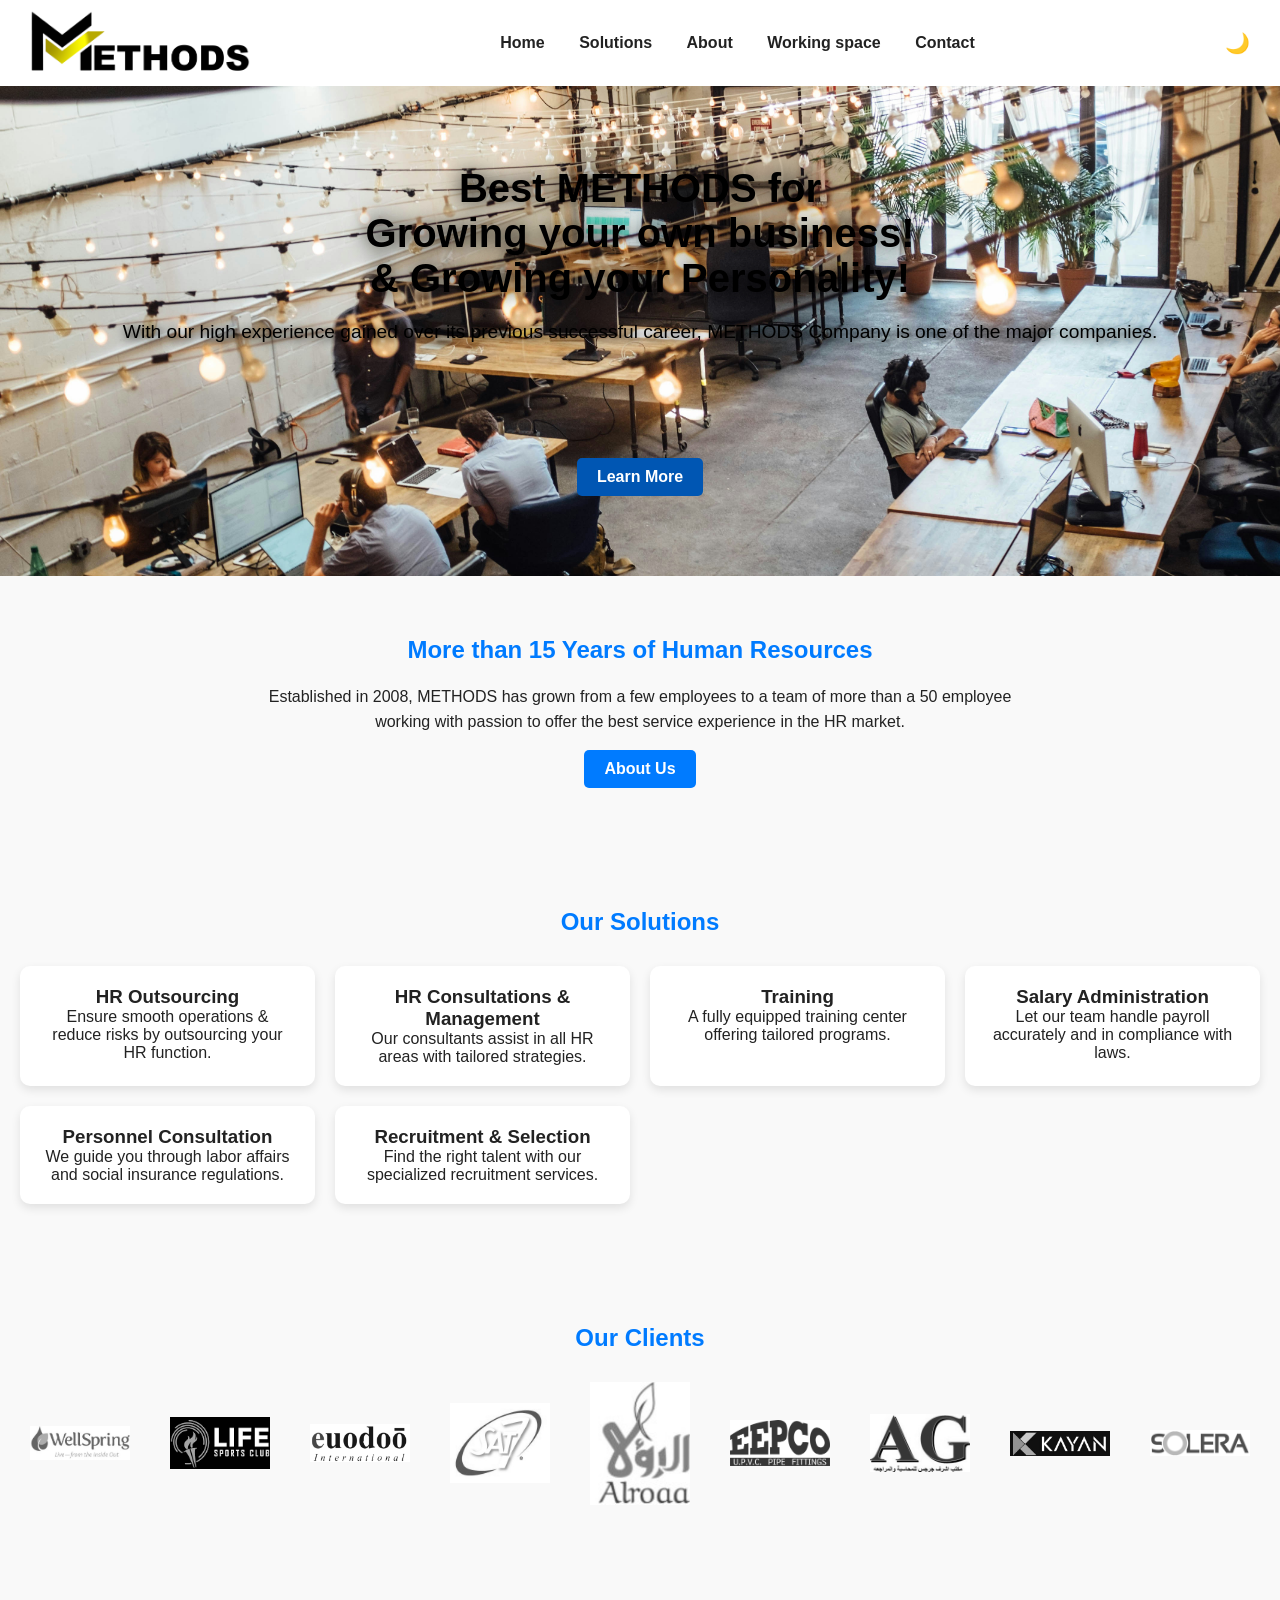
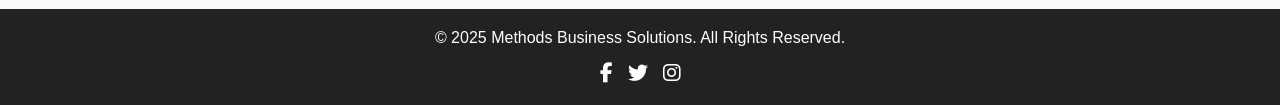
<file: index.html>
<!DOCTYPE html>
<html lang="en">

<head>
  <meta charset="UTF-8">
  <meta name="viewport" content="width=device-width, initial-scale=1.0">
  <title>Methods Business Solutions</title>
  <link rel="stylesheet" href="https://cdnjs.cloudflare.com/ajax/libs/font-awesome/6.4.0/css/all.min.css">

<link rel="icon" type="icon" href="iconlogo.png">

  <link rel="stylesheet" href="style.css">
</head>

<body>
  <!-- ===== الناف بر ===== -->
  <header class="navbar">
    <div class="logo">
      <img src="Logo.png" alt="Methods Logo">
    </div>
    <nav>
      <a href="index.html" class="active">Home</a>
      <a href="SOLUTIONS.html">Solutions</a>
      <a href="ABOUT.html">About</a>
      <a href="offers.html">Working space</a>
      <a href="Contact.html">Contact</a>


    </nav>
    <button id="theme-toggle">🌙</button>
  </header>

  <!-- ===== اول حاجه في الصفحه الاساسيه ===== -->
  <section class="hero">
    <h1>
      Best METHODS for <br>
      Growing your own business! <br>
      & Growing your Personality!
    </h1>
    <p>
      With our high experience gained over its previous successful career,
      METHODS Company is one of the major companies.
    </p>
    <a href="#about" class="btn">Learn More</a>
  </section>

  <!-- ===== الابوت ===== -->
  <section class="about" id="about">
    <h2>More than 15 Years of Human Resources</h2>
    <p>
      Established in 2008, METHODS has grown from a few employees to a team of more than
      a 50 employee working with passion to offer the best service experience in the HR market.
    </p>
    <a href="ABOUT.html" class="btn">About Us</a>
  </section>

  <!-- ===== الحلول ===== -->
  <section class="solutions">
    <h2>Our Solutions</h2>
    <div class="cards">
      <div class="card">
        <h3>HR Outsourcing</h3>
        <p>Ensure smooth operations & reduce risks by outsourcing your HR function.</p>
      </div>

      <div class="card">
        <h3>HR Consultations & Management</h3>
        <p>Our consultants assist in all HR areas with tailored strategies.</p>
      </div>

      <div class="card">
        <h3>Training</h3>
        <p>A fully equipped training center offering tailored programs.</p>
      </div>

      <div class="card">
        <h3>Salary Administration</h3>
        <p>Let our team handle payroll accurately and in compliance with laws.</p>
      </div>

      <div class="card">
        <h3>Personnel Consultation</h3>
        <p>We guide you through labor affairs and social insurance regulations.</p>
      </div>

      <div class="card">
        <h3>Recruitment & Selection</h3>
        <p>Find the right talent with our specialized recruitment services.</p>
      </div>
    </div>
  </section>

  <!-- ===== اللي اشتغلوا قبل كده ===== -->
  <section class="clients">
    <h2>Our Clients</h2>
    <div class="clients-grid">
      <div class="client"><img src="wells.jpg" alt="Client 1"></div>
      <div class="client"><img src="aaaaa.png" alt="Client 2"></div>
      <div class="client"><img src="bbbbb.png" alt="Client 3"></div>
      <div class="client"><img src="ccccc.jpg" alt="Client 4"></div>
      <div class="client"><img src="dddddd.jpg" alt="Client 5"></div>
      <div class="client"><img src="ee.png" alt="Client 6"></div>
      <div class="client"><img src="jjjjjj.jpg" alt="Client 7"></div>
      <div class="client"><img src="kayan.jpg" alt="Client 8"></div>
      <div class="client"><img src="sole.png" alt="Client 9"></div>
    </div>
  </section>

  <!-- ===== اللمسه الاخيره ===== -->
  <footer>
    <p>&copy; 2025 Methods Business Solutions. All Rights Reserved.</p>

    <div class="social-links">
      <a href="#" target="_blank"><i class="fab fa-facebook-f"></i></a>
      <a href="#" target="_blank"><i class="fab fa-twitter"></i></a>
      <a href="#" target="_blank"><i class="fab fa-instagram"></i></a>

  </footer>

  <!-- ملف جافاسكربت -->
  <script src="script.js"></script>
</body>

</html>
</file>
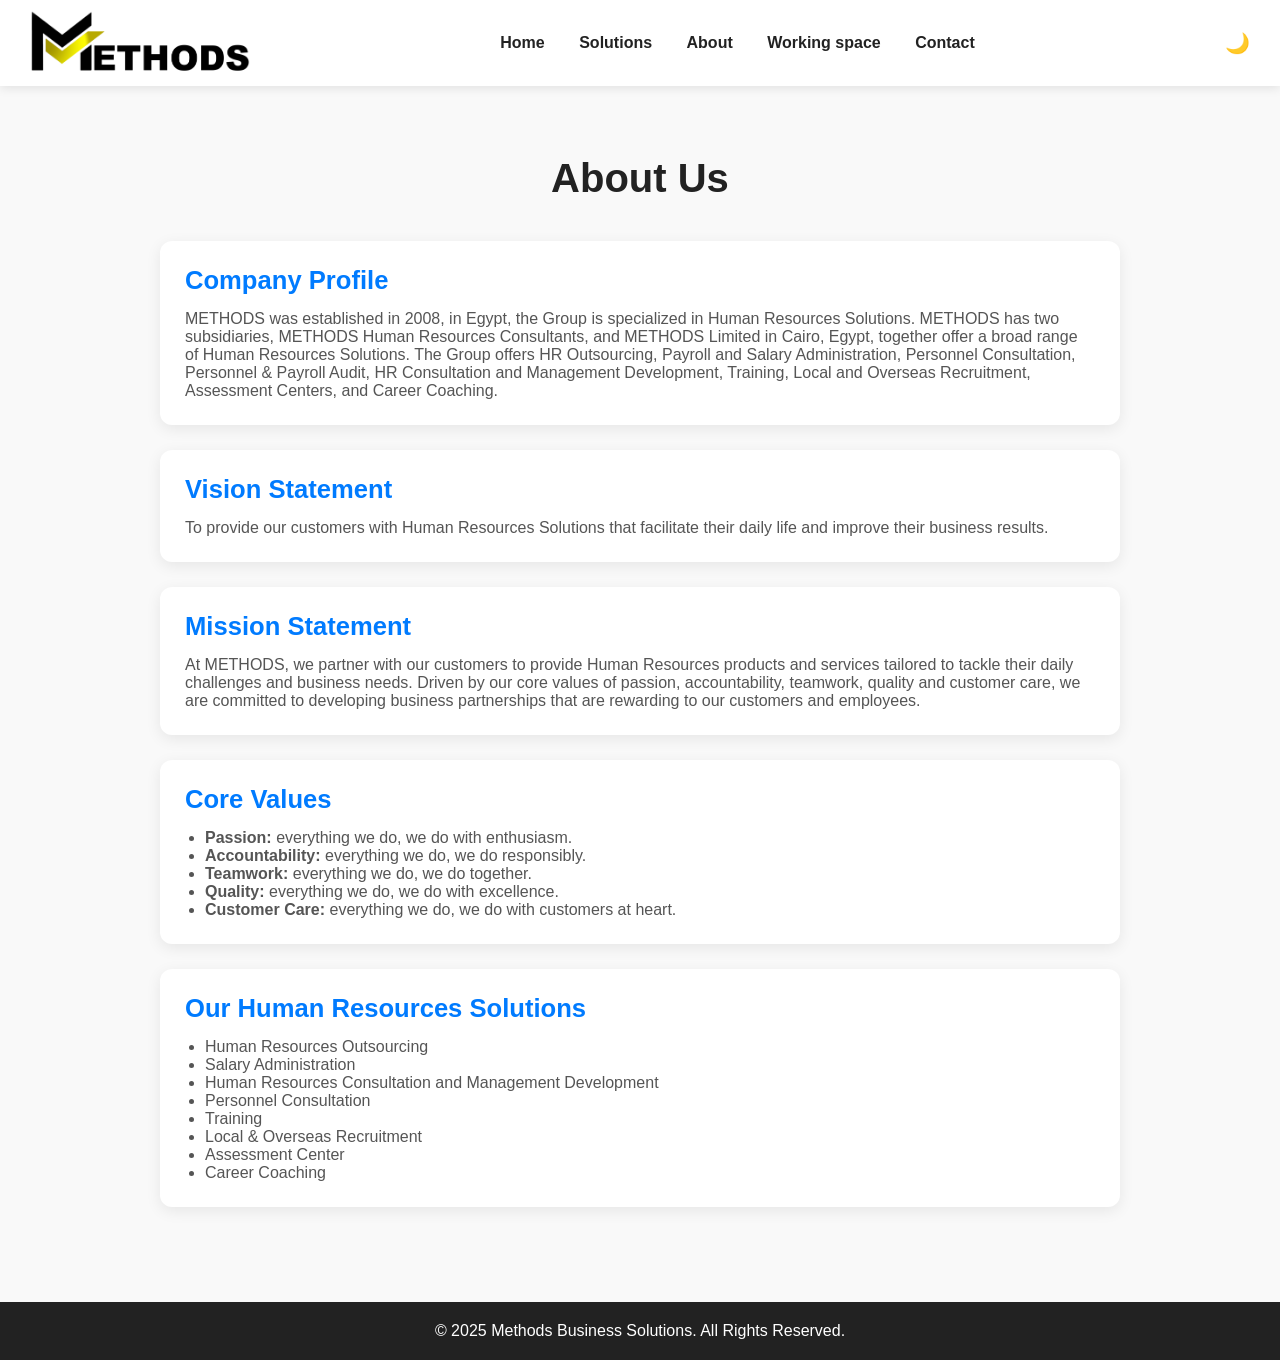
<file: ABOUT.html>
<!DOCTYPE html>
<html lang="en">
<head>
  <meta charset="UTF-8">
  <meta name="viewport" content="width=device-width, initial-scale=1.0">
  <title>About Us - Methods Business Solutions</title>
  <link rel="stylesheet" href="style.css">
  <link rel="icon" type="icon" href="iconlogo.png">

</head>
<body>
  <header class="navbar">
    <div class="logo">
      <img src="Logo.png" alt="Methods Logo">
    </div>
    <nav>
      <a href="index.html" class="active">Home</a>
      <a href="SOLUTIONS.html">Solutions</a>
      <a href="ABOUT.html">About</a>
      <a href="offers.html">Working space</a>
      <a href="Contact.html">Contact</a>

    </nav>
    <button id="theme-toggle">🌙</button>
  </header>

  <section class="about-page">
    <h1>About Us</h1>

    <div class="about-card">
      <h2>Company Profile</h2>
      <p>METHODS was established in 2008, in Egypt, the Group is specialized in Human Resources Solutions. METHODS has two subsidiaries, METHODS Human Resources Consultants, and METHODS Limited in Cairo, Egypt, together offer a broad range of Human Resources Solutions. The Group offers HR Outsourcing, Payroll and Salary Administration, Personnel Consultation, Personnel & Payroll Audit, HR Consultation and Management Development, Training, Local and Overseas Recruitment, Assessment Centers, and Career Coaching.</p>
    </div>

    <div class="about-card">
      <h2>Vision Statement</h2>
      <p>To provide our customers with Human Resources Solutions that facilitate their daily life and improve their business results.</p>
    </div>

    <div class="about-card">
      <h2>Mission Statement</h2>
      <p>At METHODS, we partner with our customers to provide Human Resources products and services tailored to tackle their daily challenges and business needs. Driven by our core values of passion, accountability, teamwork, quality and customer care, we are committed to developing business partnerships that are rewarding to our customers and employees.</p>
    </div>

    <div class="about-card">
      <h2>Core Values</h2>
      <ul>
        <li><strong>Passion:</strong> everything we do, we do with enthusiasm.</li>
        <li><strong>Accountability:</strong> everything we do, we do responsibly.</li>
        <li><strong>Teamwork:</strong> everything we do, we do together.</li>
        <li><strong>Quality:</strong> everything we do, we do with excellence.</li>
        <li><strong>Customer Care:</strong> everything we do, we do with customers at heart.</li>
      </ul>
    </div>

    <div class="about-card">
      <h2>Our Human Resources Solutions</h2>
      <ul>
        <li>Human Resources Outsourcing</li>
        <li>Salary Administration</li>
        <li>Human Resources Consultation and Management Development</li>
        <li>Personnel Consultation</li>
        <li>Training</li>
        <li>Local & Overseas Recruitment</li>
        <li>Assessment Center</li>
        <li>Career Coaching</li>
      </ul>
    </div>
  </section>

  <footer>
    <p>&copy; 2025 Methods Business Solutions. All Rights Reserved.</p>
  </footer>

  <script src="script.js"></script>
</body>
</html>
</file>
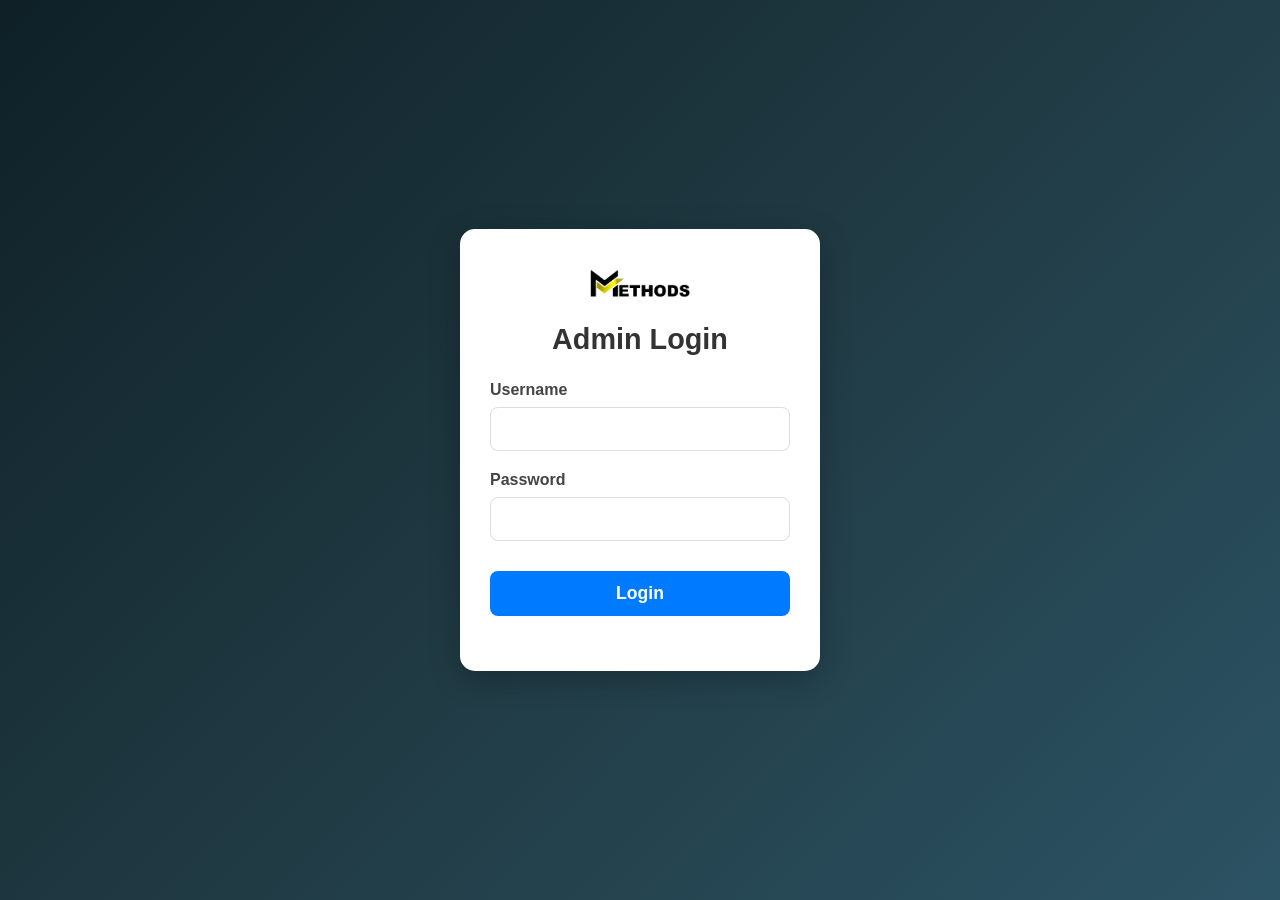
<file: admin-login.html>
<!DOCTYPE html>
<html lang="en">
<head>
  <meta charset="UTF-8">
  <meta name="viewport" content="width=device-width, initial-scale=1.0">
  <title>Admin Login - Methods Business Solutions</title>
  <link rel="stylesheet" href="admin-styles.css">
  <link rel="icon" type="icon" href="iconlogo.png">
</head>
<body>
  <div class="login-container">
    <div class="login-card">
      <div class="logo">
        <img src="Logo.png" alt="Methods Logo">
      </div>
      <h1>Admin Login</h1>
      <form id="loginForm" class="login-form">
        <div class="form-group">
          <label for="username">Username</label>
          <input type="text" id="username" name="username" required>
        </div>
        <div class="form-group">
          <label for="password">Password</label>
          <input type="password" id="password" name="password" required>
        </div>
        <button type="submit" class="btn-login">Login</button>
        <div id="error-message" class="error-message"></div>
      </form>
    </div>
  </div>

  <script src="admin-auth.js"></script>
</body>
</html>
</file>
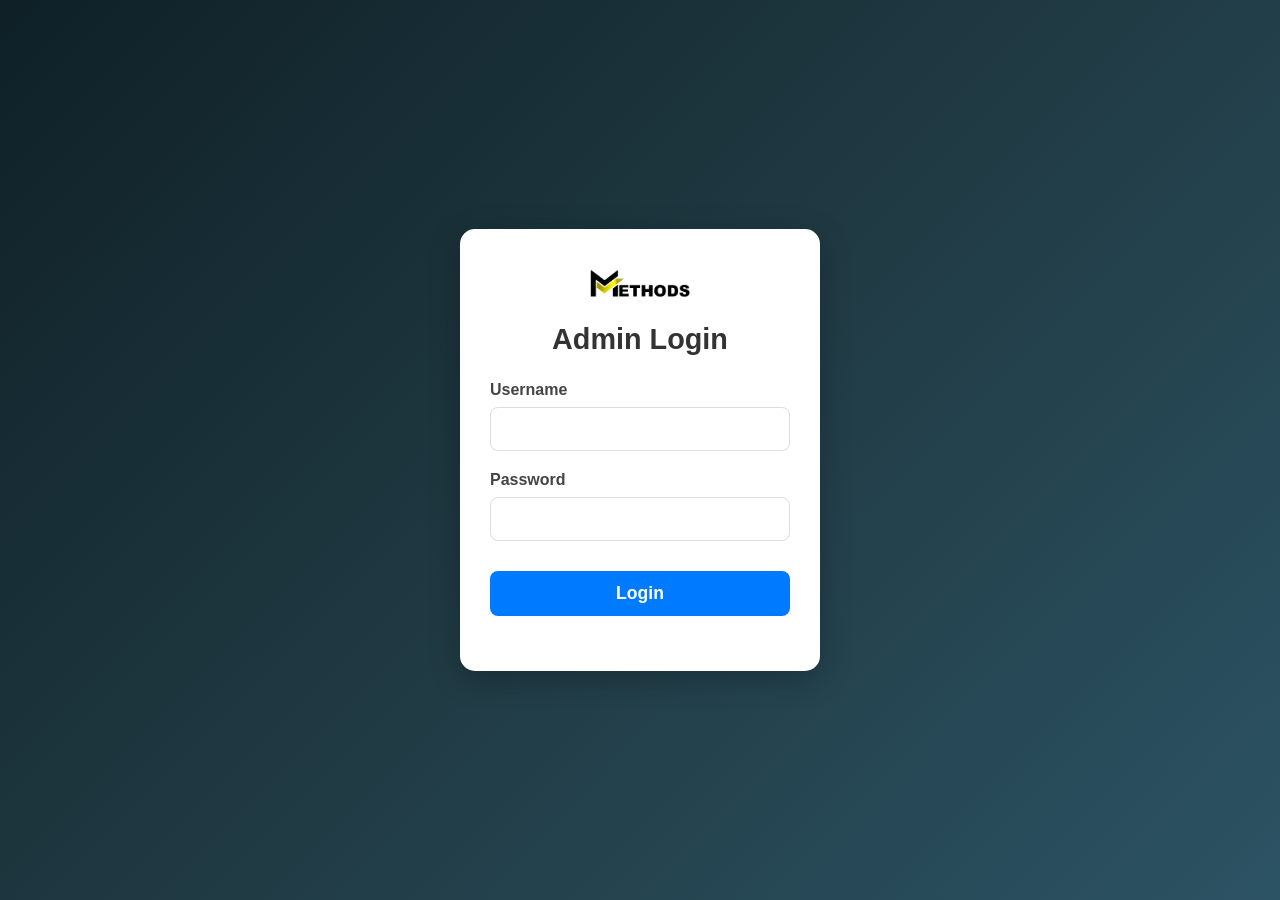
<file: admin-panel.html>
<!DOCTYPE html>
<html lang="en">
<head>
  <meta charset="UTF-8">
  <meta name="viewport" content="width=device-width, initial-scale=1.0">
  <title>Admin Panel - Methods Business Solutions</title>
  <link rel="stylesheet" href="admin-s.css">
  <link rel="icon" type="icon" href="iconlogo.png">
</head>
<body>
  <div class="admin-container">
    <header class="admin-header">
      <div class="logo">
        <img src="Logo.png" alt="Methods Logo">
      </div>
      <div class="admin-nav">
        <span id="admin-welcome">Welcome, Admin</span>
        <button id="logout-btn" class="btn-logout">Logout</button>
      </div>
    </header>

    <main class="admin-main">
      <h1>Room Price Management</h1>
      
      <div class="rooms-grid">
        <!-- Training Hall -->
        <div class="room-card">
          <img src="rom1.jpeg" alt="Training Hall">
          <h2>AMOUN ROOM</h2>
          <div class="price-section">
            <h3>Morning Rates</h3>
            <div class="price-input-group">
              <label>Hourly Rate (EGP)</label>
              <input type="number" id="training-morning-hourly" value="100" min="0">
            </div>
            <div class="price-input-group">
              <label>Daily Rate (EGP)</label>
              <input type="number" id="training-morning-daily" value="800" min="0">
            </div>
            <div class="price-input-group">
              <label>Monthly Rate (EGP)</label>
              <input type="number" id="training-morning-monthly" value="18000" min="0">
            </div>
          </div>
          <div class="price-section">
            <h3>Evening Rates</h3>
            <div class="price-input-group">
              <label>Hourly Rate (EGP)</label>
              <input type="number" id="training-evening-hourly" value="120" min="0">
            </div>
            <div class="price-input-group">
              <label>Daily Rate (EGP)</label>
              <input type="number" id="training-evening-daily" value="900" min="0">
            </div>
            <div class="price-input-group">
              <label>Monthly Rate (EGP)</label>
              <input type="number" id="training-evening-monthly" value="20000" min="0">
            </div>
          </div>
          <button class="btn-update" data-room="training">Update Prices</button>
        </div>

        <!-- Private Room -->
        <div class="room-card">
          <img src="room1.jpeg" alt="Private Room">
          <h2>HORUS ROOM</h2>
          <div class="price-section">
            <h3>Morning Rates</h3>
            <div class="price-input-group">
              <label>Hourly Rate (EGP)</label>
              <input type="number" id="private-morning-hourly" value="80" min="0">
            </div>
            <div class="price-input-group">
              <label>Daily Rate (EGP)</label>
              <input type="number" id="private-morning-daily" value="600" min="0">
            </div>
            <div class="price-input-group">
              <label>Monthly Rate (EGP)</label>
              <input type="number" id="private-morning-monthly" value="15000" min="0">
            </div>
          </div>
          <div class="price-section">
            <h3>Evening Rates</h3>
            <div class="price-input-group">
              <label>Hourly Rate (EGP)</label>
              <input type="number" id="private-evening-hourly" value="100" min="0">
            </div>
            <div class="price-input-group">
              <label>Daily Rate (EGP)</label>
              <input type="number" id="private-evening-daily" value="750" min="0">
            </div>
            <div class="price-input-group">
              <label>Monthly Rate (EGP)</label>
              <input type="number" id="private-evening-monthly" value="18000" min="0">
            </div>
          </div>
          <button class="btn-update" data-room="private">Update Prices</button>
        </div>

        <!-- Meeting Room -->
        <div class="room-card">
          <img src="rooom1.jpeg" alt="Meeting Room">
          <h2>ISIS ROOM</h2>
          <div class="price-section">
            <h3>Morning Rates</h3>
            <div class="price-input-group">
              <label>Hourly Rate (EGP)</label>
              <input type="number" id="meeting-morning-hourly" value="150" min="0">
            </div>
            <div class="price-input-group">
              <label>Daily Rate (EGP)</label>
              <input type="number" id="meeting-morning-daily" value="1200" min="0">
            </div>
            <div class="price-input-group">
              <label>Monthly Rate (EGP)</label>
              <input type="number" id="meeting-morning-monthly" value="25000" min="0">
            </div>
          </div>
          <div class="price-section">
            <h3>Evening Rates</h3>
            <div class="price-input-group">
              <label>Hourly Rate (EGP)</label>
              <input type="number" id="meeting-evening-hourly" value="180" min="0">
            </div>
            <div class="price-input-group">
              <label>Daily Rate (EGP)</label>
              <input type="number" id="meeting-evening-daily" value="1400" min="0">
            </div>
            <div class="price-input-group">
              <label>Monthly Rate (EGP)</label>
              <input type="number" id="meeting-evening-monthly" value="30000" min="0">
            </div>
          </div>
          <button class="btn-update" data-room="meeting">Update Prices</button>
        </div>
      </div>

      <div class="bulk-actions">
        <button id="save-all-btn" class="btn-save-all">Save All Changes</button>
        <button id="reset-btn" class="btn-reset">Reset to Default</button>
        <button id="export-btn" class="btn-export">Export Data</button>
        <button id="import-btn" class="btn-import">Import Data</button>
        <input type="file" id="import-file" accept=".json" style="display: none;">
      </div>

      <div id="success-message" class="success-message"></div>
      
      <div class="data-info">
        <h3>Data Information</h3>
        <div id="data-stats"></div>
      </div>
    </main>
  </div>

  <script src="admin-panel.js"></script>
  <script src="admin-auth.js"></script>
</body>
</html>
</file>
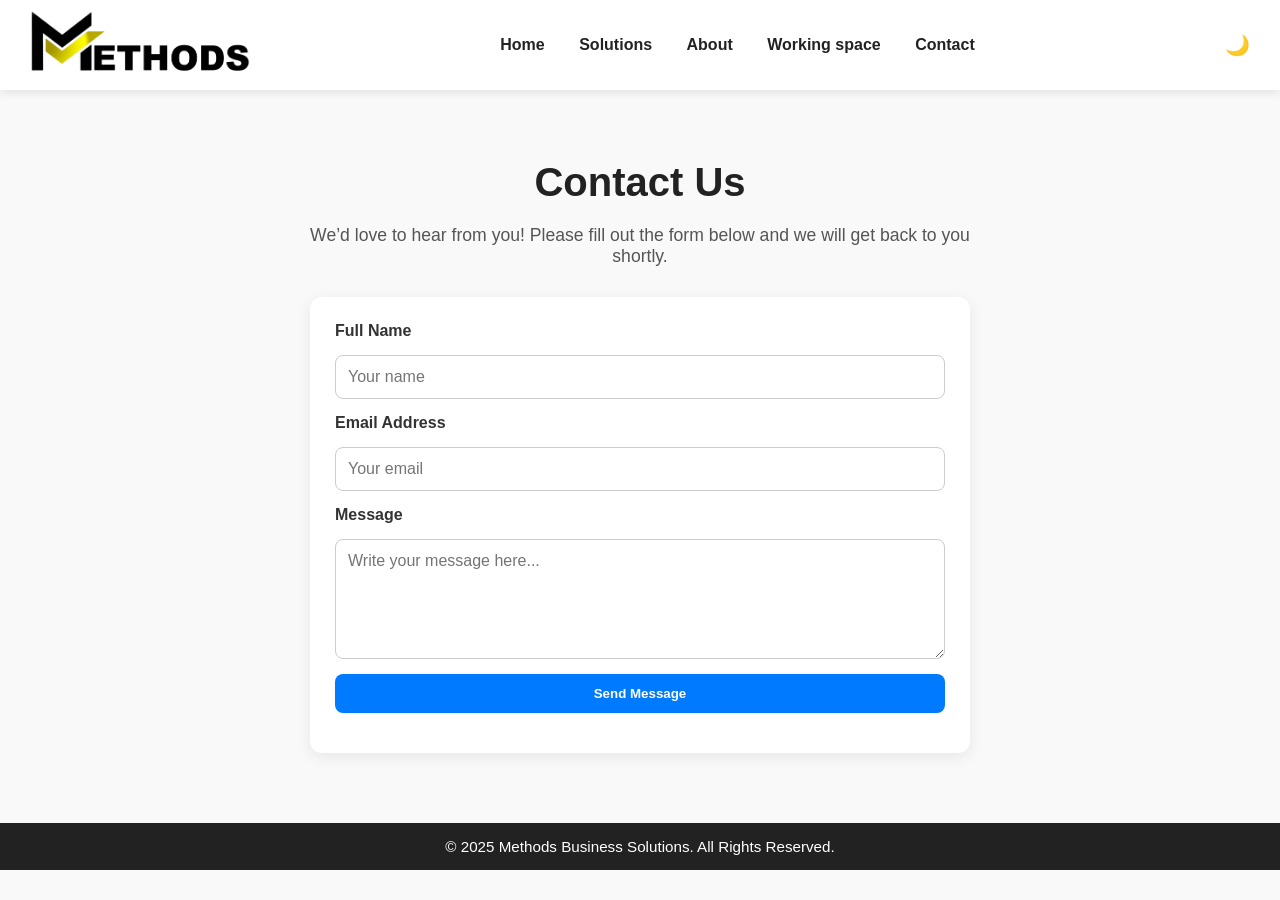
<file: Contact.html>
<!DOCTYPE html>
<html lang="en">
<head>
  <meta charset="UTF-8">
  <meta name="viewport" content="width=device-width, initial-scale=1.0">
  <title>Contact Us - Methods Business Solutions</title>
  <link rel="stylesheet" href="stylesss.css">
  <link rel="icon" type="icon" href="iconlogo.png">

</head>
<body>

  <!-- ===== NAVBAR ===== -->
  <header class="navbar">
    <div class="logo">
      <img src="Logo.png" alt="Methods Logo">
    </div>
    <nav>
      <a href="index.html">Home</a>
      <a href="SOLUTIONS.html">Solutions</a>
      <a href="ABOUT.html">About</a>
      <a href="offers.html">Working space</a>
      <a href="contact.html" class="active">Contact</a>
    </nav>
    <button id="theme-toggle">🌙</button>
  </header>

  <!-- ===== CONTACT PAGE ===== -->
  <section class="contact-page">
    <h1>Contact Us</h1>
    <p class="intro">We’d love to hear from you! Please fill out the form below and we will get back to you shortly.</p>

    <form class="contact-form" id="contactForm">
      <label for="name">Full Name</label>
      <input type="text" id="name" name="name" placeholder="Your name" required>

      <label for="email">Email Address</label>
      <input type="email" id="email" name="email" placeholder="Your email" required>

      <label for="message">Message</label>
      <textarea id="message" name="message" placeholder="Write your message here..." required></textarea>

      <button type="submit" class="btn">Send Message</button>
      <p class="form-msg" id="formMsg"></p>
    </form>
  </section>

  <!-- ===== FOOTER ===== -->
  <footer>
    <p>&copy; 2025 Methods Business Solutions. All Rights Reserved.</p>
  </footer>

  <!-- ===== JAVASCRIPT ===== -->
  <script>
    const themeToggle = document.getElementById('theme-toggle');
    themeToggle.addEventListener('click', () => {
      document.body.classList.toggle('dark');
    });

    const contactForm = document.getElementById('contactForm');
    const formMsg = document.getElementById('formMsg');

    contactForm.addEventListener('submit', (e) => {
      e.preventDefault();
      formMsg.textContent = 'Thanks for contacting us! We will get back to you soon.';
      contactForm.reset();
    });
  </script>

</body>
</html>
</file>
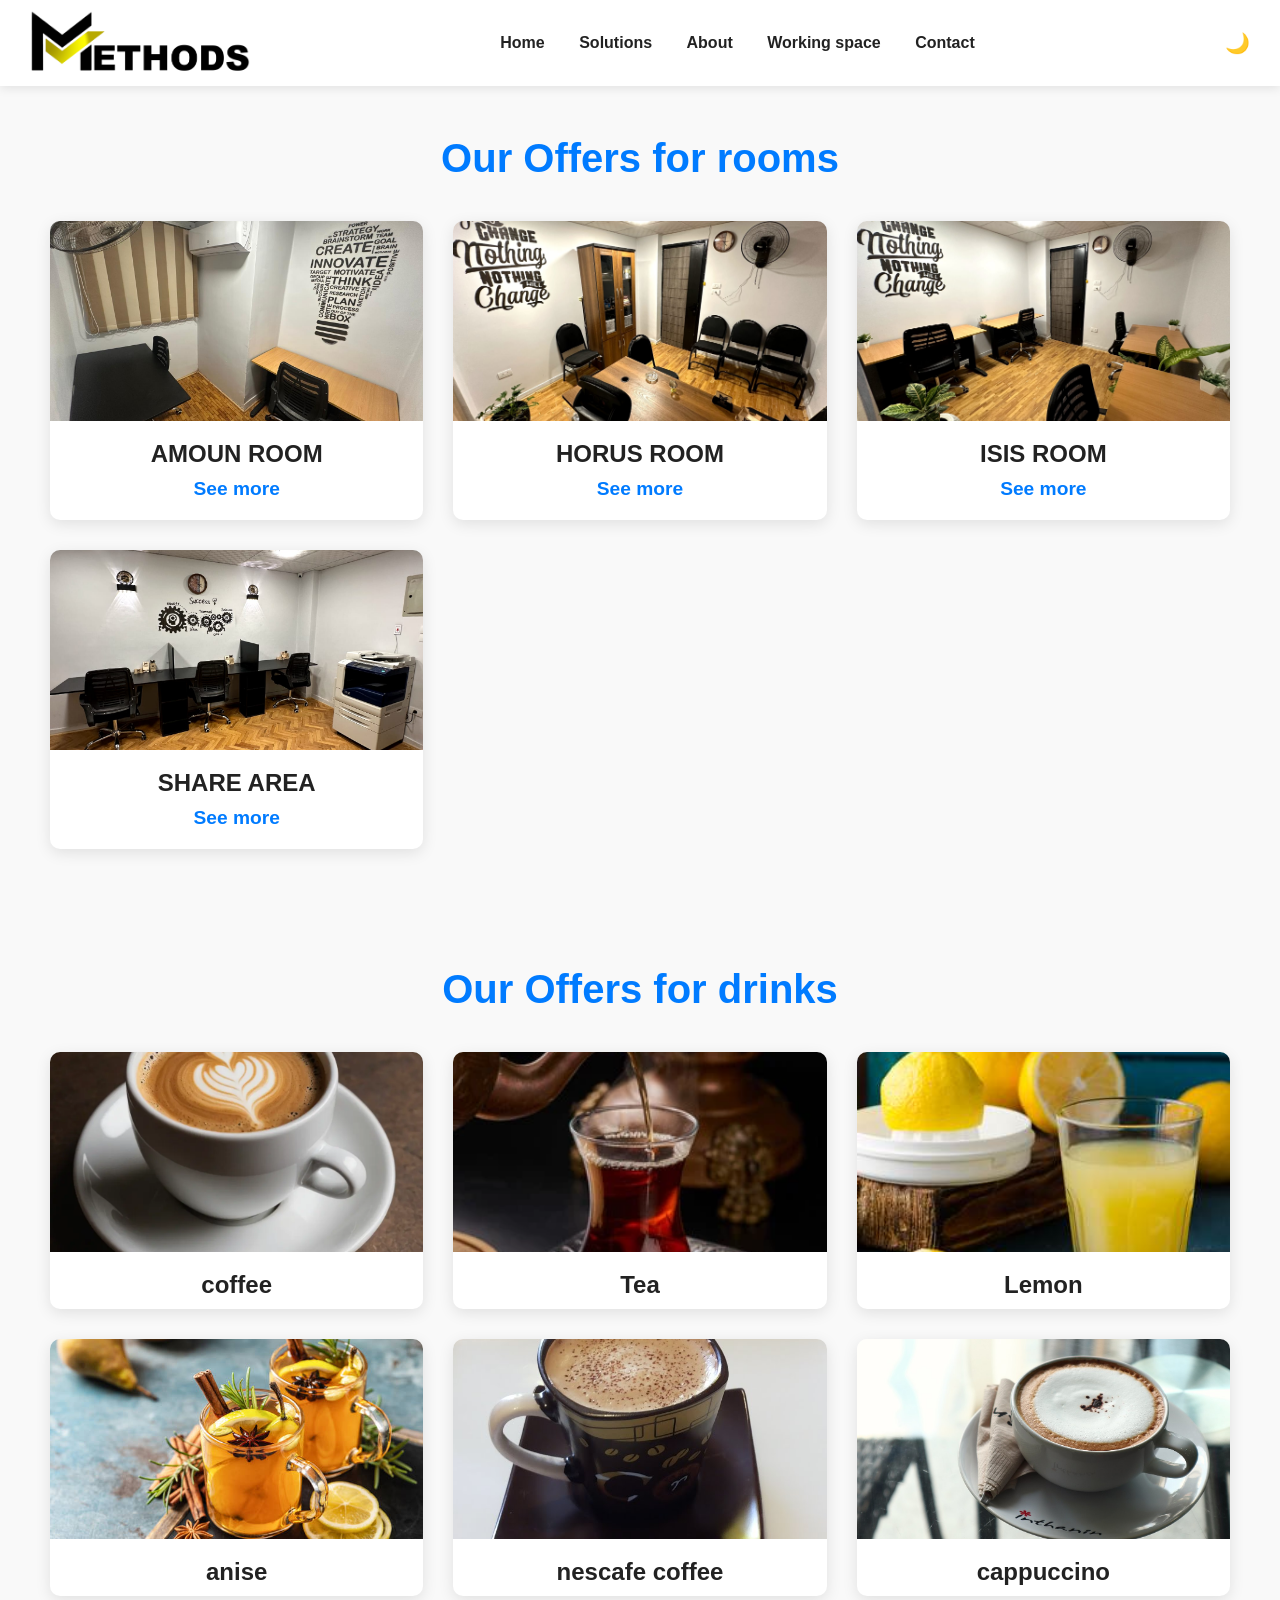
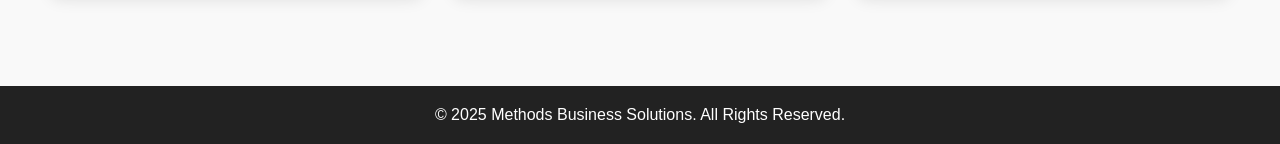
<file: offers.html>
<!DOCTYPE html>
<html lang="en">

<head>
    <meta charset="UTF-8">
    <meta name="viewport" content="width=device-width, initial-scale=1.0">
    <title>Offers - Methods Business Solutions</title>
    <link rel="stylesheet" href="style.css">
    <link rel="icon" type="icon" href="iconlogo.png">

</head>

<body>
    <!-- ===== NAVBAR ===== -->
    <header class="navbar">
        <div class="logo">
            <img src="Logo.png" alt="Methods Logo">
        </div>
        <nav>
      <a href="index.html" class="active">Home</a>
      <a href="SOLUTIONS.html">Solutions</a>
      <a href="ABOUT.html">About</a>
      <a href="offers.html">Working space</a>
      <a href="Contact.html">Contact</a>
        </nav>
        <button id="theme-toggle">🌙</button>
    </header>

    <!-- ===== OFFERS SECTION ===== -->
    <section class="offers">
        <h1>Our Offers for rooms</h1>
        <div class="offers-grid">

            <a class="offer-card" href="room_one.html" aria-label="Training Hall details">
                <img src="rom1.jpeg" alt="Training Hall">
                <h2>AMOUN ROOM</h2>
                <p class="price">See more</p>

            </a>


            <a class="offer-card" href="room_two.html" aria-label="Private room details">
                <img src="room1.jpeg" alt="Private Room">
                <h2>HORUS ROOM</h2>
                <p class="price">See more</p>
            </a>

            <a class="offer-card" href="room_three.html" aria-label="Meeting room details">
                <img src="rooom1.jpeg" alt="Meeting Room">
                <h2>ISIS ROOM</h2>
                <p class="price">See more</p>
            </a>


            <a class="offer-card" href="sharearea.html" aria-label="Meeting room details">
                <img src="share_area.jpeg" alt="Meeting Room">
                <h2>SHARE AREA</h2>
                <p class="price">See more</p>
            </a>


        </div>
    </section>

    <br>
    <section class="offers">
        <h1>Our Offers for drinks</h1>
        <div class="offers-grid">

            <div class="offer-card">
                <img src="cofee.webp" alt="Room 1">
                <h2>coffee</h2>
            </div>

            <div class="offer-card">
                <img src="serving-tea-in-the-traditional-thumbnail-140331.webp" alt="Room 2">
                <h2>Tea</h2>
            </div>

            <div class="offer-card">
                <img src="slideshowslide_sss_2873_151.jpg" alt="Room 3">
                <h2>Lemon</h2>
            </div>





            <div class="offer-card">
                <img src="istockphoto-1189572341-612x612.jpg" alt="Room 1">
                <h2>anise</h2>
            </div>

            <div class="offer-card">
                <img src="sddefault.jpg" alt="Room 2">
                <h2>nescafe coffee</h2>
            </div>

            <div class="offer-card">
                <img src="Cappuccino_in_original.jpg" alt="Room 3">
                <h2>cappuccino</h2>
            </div>

        </div>
    </section>

    <!-- ===== FOOTER ===== -->
    <footer>
        <p>&copy; 2025 Methods Business Solutions. All Rights Reserved.</p>
    </footer>

    <script src="script.js"></script>
</body>

</html>
</file>
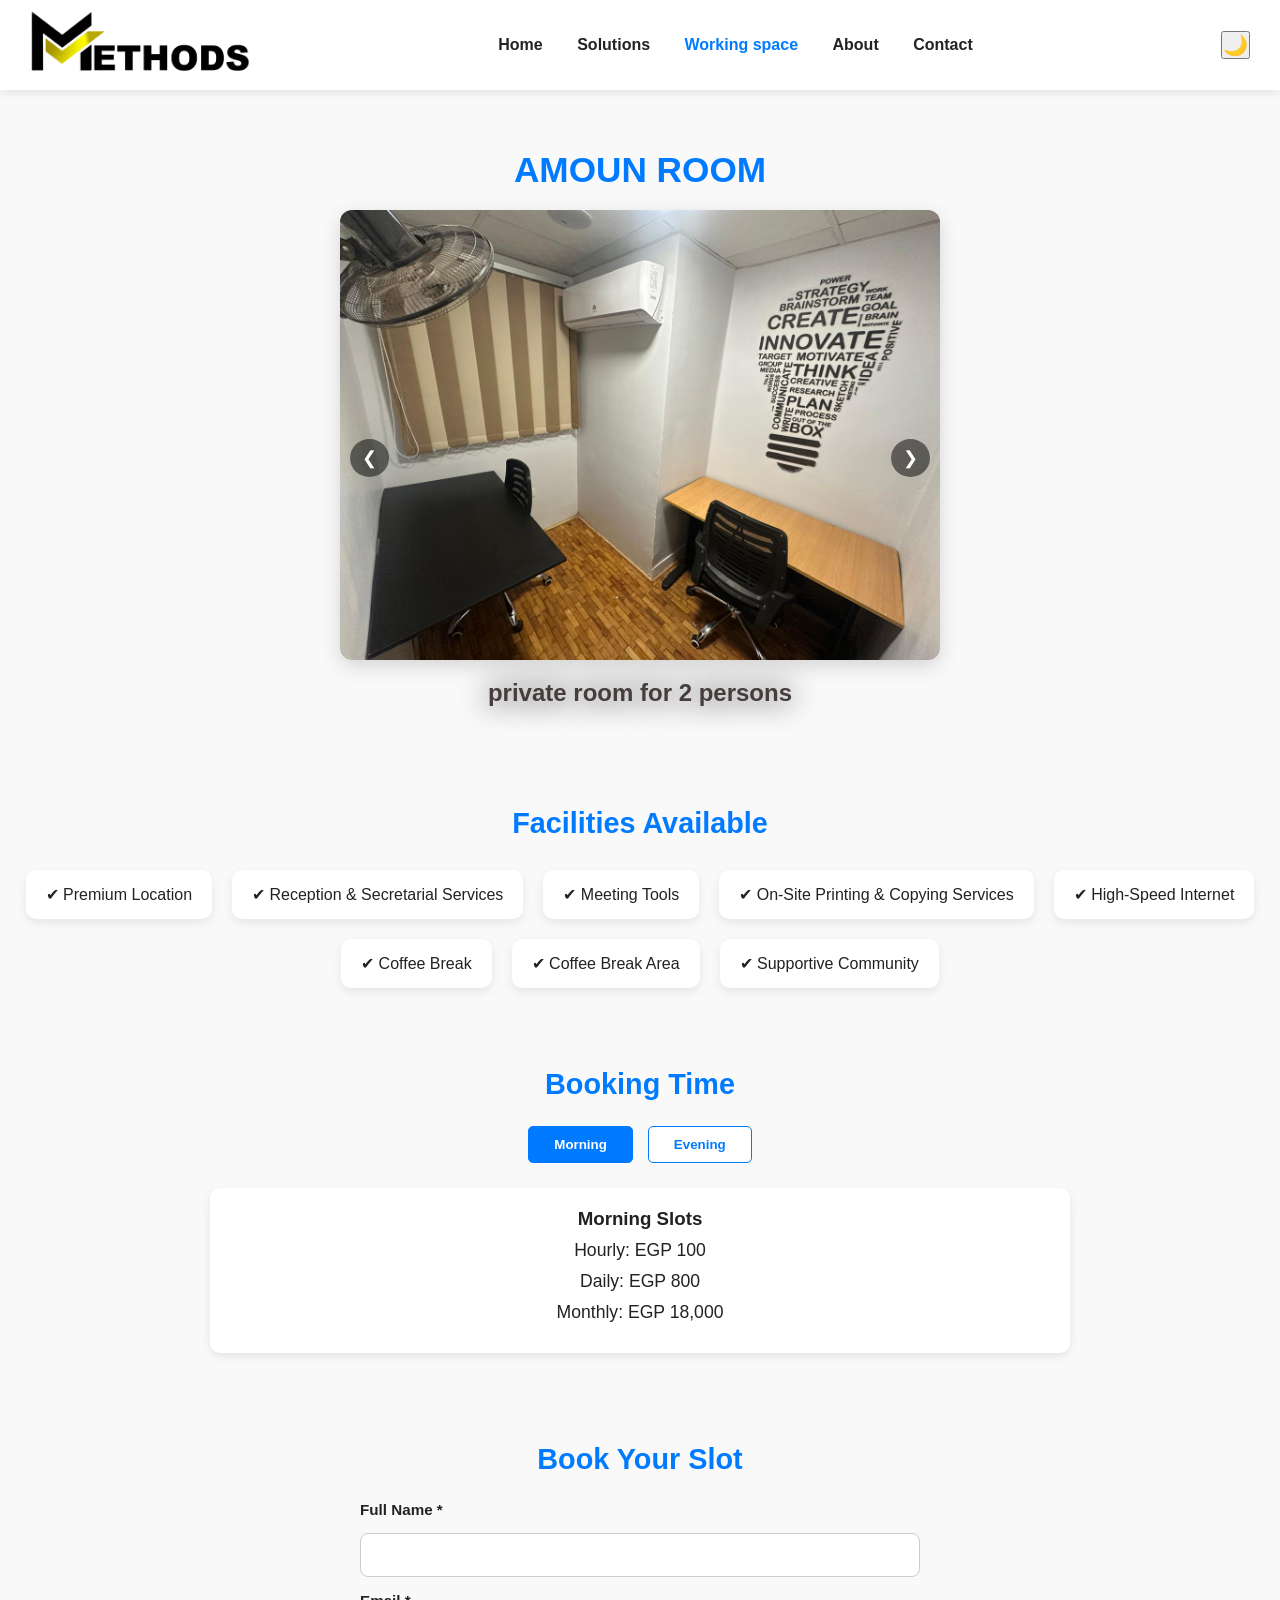
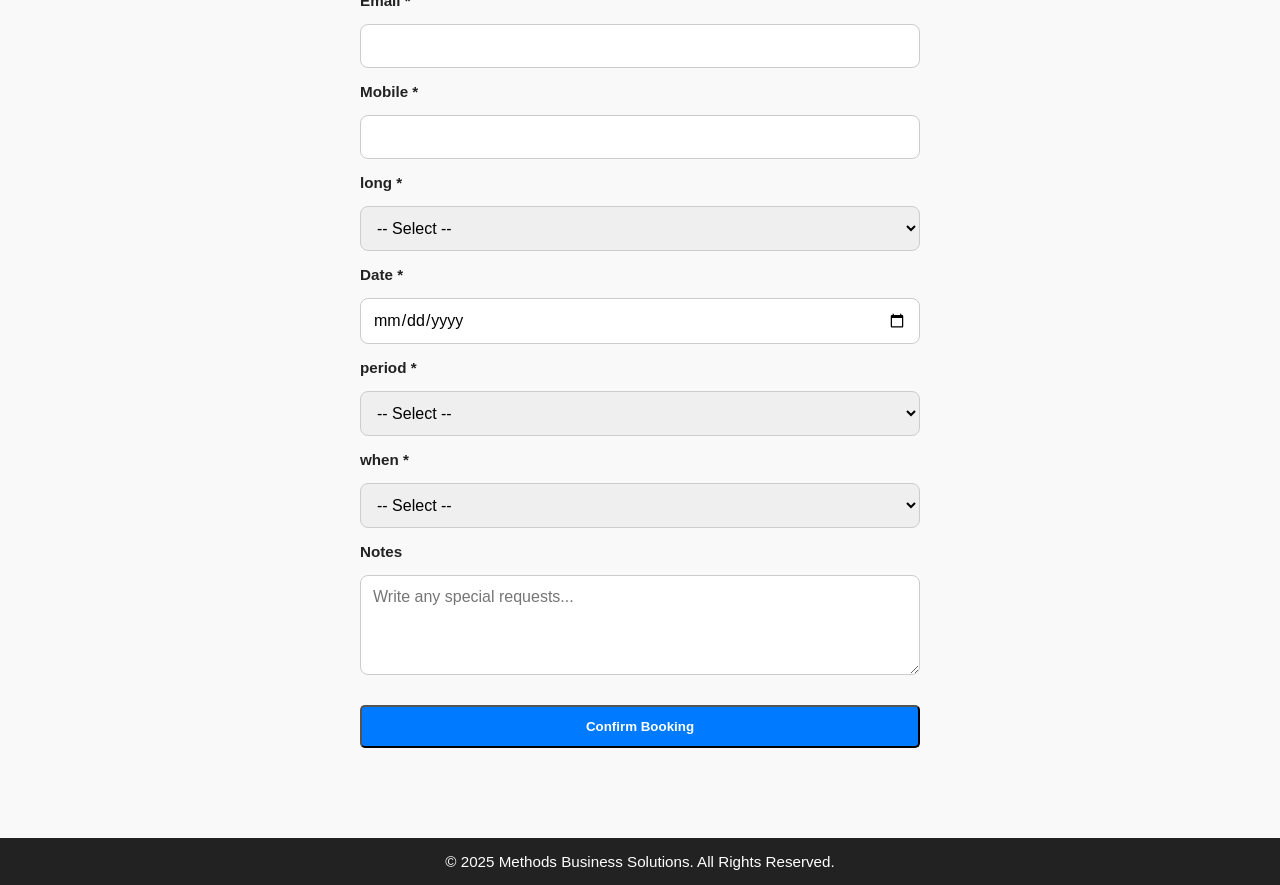
<file: room_one.html>
<!DOCTYPE html>
<html lang="en">
<head>
  <meta charset="UTF-8">
  <meta name="viewport" content="width=device-width, initial-scale=1.0">
  <title>Training Hall Booking</title>
  <link rel="icon" type="icon" href="iconlogo.png">

  <link rel="stylesheet" href="styleforrooms.css">
</head>
<body>
  <!-- ===== NAVBAR ===== -->
  <header class="navbar">
    <div class="logo">
      <img src="Logo.png" alt="Methods Logo">
    </div>
    <nav>
      <a href="index.html">Home</a>
      <a href="SOLUTIONS.html">Solutions</a>
      <a href="OFFERS.html" class="active">Working space</a>
      <a href="ABOUT.html">About</a>
      <a href="CONTACT.html">Contact</a>
    </nav>
    <button id="theme-toggle">🌙</button>
  </header>

  <!-- =====  INFO ===== -->
  <section class="room-details">
  <h1>AMOUN ROOM</h1>

  <div class="slider">
    <button class="prev">&#10094;</button>
    <img src="rom1.jpeg" alt="room 1" class="room-img">
    <button class="next">&#10095;</button>
    <h2 class="how_many_carry" style="color: rgb(70, 61, 61); text-shadow: black 0 0 30px;">private room for 2 persons</h1>
  </div>

</section>


  <!-- ===== FACILITIES ===== -->
  <section class="facilities">
    <h2>Facilities Available</h2>
    <div class="facility-grid">
      <div class="facility">✔ Premium Location</div>
      <div class="facility">✔ Reception & Secretarial Services</div>
      <div class="facility">✔ Meeting Tools</div>
      <div class="facility">✔ On-Site Printing & Copying Services</div>
      <div class="facility">✔ High-Speed Internet</div>
      <div class="facility">✔ Coffee Break</div>
      <div class="facility">✔ Coffee Break Area</div>
      <div class="facility">✔ Supportive Community</div>
    </div>
  </section>

  <!-- ===== TIME SLOTS ===== -->
  <section class="time-slots">
    <h2>Booking Time</h2>
    <div class="tabs">
      <button class="tab-btn active" data-tab="morning">Morning</button>
      <button class="tab-btn" data-tab="evening">Evening</button>
    </div>

    <div class="tab-content" id="morning">
      <h3>Morning Slots</h3>
      <div class="rates">
        <div>Hourly: EGP <span class="morning-hourly">100</span></div>
        <div>Daily: EGP <span class="morning-daily">800</span></div>
        <div>Monthly: EGP <span class="morning-monthly">18,000</span></div>
      </div>
    </div>

    <div class="tab-content" id="evening" style="display:none;">
      <h3>Evening Slots</h3>
      <div class="rates">
        <div>Hourly: EGP <span class="evening-hourly">120</span></div>
        <div>Daily: EGP <span class="evening-daily">900</span></div>
        <div>Monthly: EGP <span class="evening-monthly">20,000</span></div>
      </div>
    </div>
  </section>

  <!-- ===== BOOKING FORM ===== -->
  <section class="booking">
    <h2>Book Your Slot</h2>
    <form class="booking-form">
      <label for="name">Full Name *</label>
      <input type="text" id="name" name="name" required>

      <label for="email">Email *</label>
      <input type="email" id="email" name="email" required>

      <label for="mobile">Mobile *</label>
      <input type="tel" id="mobile" name="mobile" required>

      <label for="duration">long *</label> 
      <select id="duration" name="duration" required>
        <option value="">-- Select --</option>
        <option value="hourly">Hourly</option>
        <option value="daily">Daily</option>
        <option value="monthly">Monthly</option>
      </select>
      
      <label for="name">Date *</label>
      <input type="date" id="date" name="name" required>

      <label for="duration">period *</label> 
      <select id="duration" name="duration" required>
        <option value="">-- Select --</option>
        <option value="hourly">1 hour</option>
        <option value="daily">2 hours</option>
        <option value="monthly">3 hours</option>
        <option value="monthly">4 hours</option>
        <option value="monthly">5 hours</option>
        <option value="monthly">6 hours</option>
        <option value="monthly">Daily (evening - morning)</option>
        <option value="monthly">Monthly (evening - morning)</option>

        </option>
      </select>

      <label for="duration">when *</label> 
      <select id="duration" name="duration" required>
        <option value="">-- Select --</option>
        <option value="hourly">Morning</option>
        <option value="daily">Evening</option>
      </select>

      <label for="notes">Notes</label>
      <textarea id="notes" name="notes" rows="4" placeholder="Write any special requests..."></textarea>

      <button type="submit" class="btn">Confirm Booking</button>
    </form>
  </section>

  <footer>
    <p>&copy; 2025 Methods Business Solutions. All Rights Reserved.</p>
  </footer>

  <!-- ===== SCRIPT ===== -->
<script>
  // ==============================
  // Include room price updater
  // ==============================
  const script = document.createElement('script');
  script.src = 'room-price-updater.js';
  document.head.appendChild(script);

  // ==============================
  // Dark/Light Mode
  // ==============================
  const themeToggle = document.getElementById('theme-toggle');
  if (themeToggle) {
    themeToggle.addEventListener('click', () => {
      document.body.classList.toggle('dark');
      themeToggle.textContent = document.body.classList.contains('dark') ? '☀️' : '🌙';
    });
  }

  // ==============================
  // Tabs
  // ==============================
  const tabBtns = document.querySelectorAll('.tab-btn');
  const tabContents = document.querySelectorAll('.tab-content');

  tabBtns.forEach(btn => {
    btn.addEventListener('click', () => {
      tabBtns.forEach(b => b.classList.remove('active'));
      btn.classList.add('active');
      const target = btn.dataset.tab;
      tabContents.forEach(tc => {
        tc.style.display = tc.id === target ? 'block' : 'none';
      });
    });
  });

  // ==============================
  // Image Slider
  // ==============================
  const images = [
    "rom1.jpeg",
    "rom2.jpeg",
    "rom3.jpeg",
    "rom4.jpeg",
    "rom5.jpeg",
    "rom6.jpeg",
    "rom7.jpeg",
    "rom8.jpeg",
    "rom9.jpeg"
  ];

  let currentIndex = 0;
  const imgElement = document.querySelector(".room-img");
  const prevBtn = document.querySelector(".prev");
  const nextBtn = document.querySelector(".next");

  function showImage(index) {
    if (index < 0) {
      currentIndex = images.length - 1;
    } else if (index >= images.length) {
      currentIndex = 0;
    } else {
      currentIndex = index;
    }
    if (imgElement) {
      imgElement.src = images[currentIndex];
    }
  }

  if (prevBtn && nextBtn && imgElement) {
    prevBtn.addEventListener("click", () => {
      showImage(currentIndex - 1);
    });

    nextBtn.addEventListener("click", () => {
      showImage(currentIndex + 1);
    });
  }
</script>

</body>
</html>
</file>
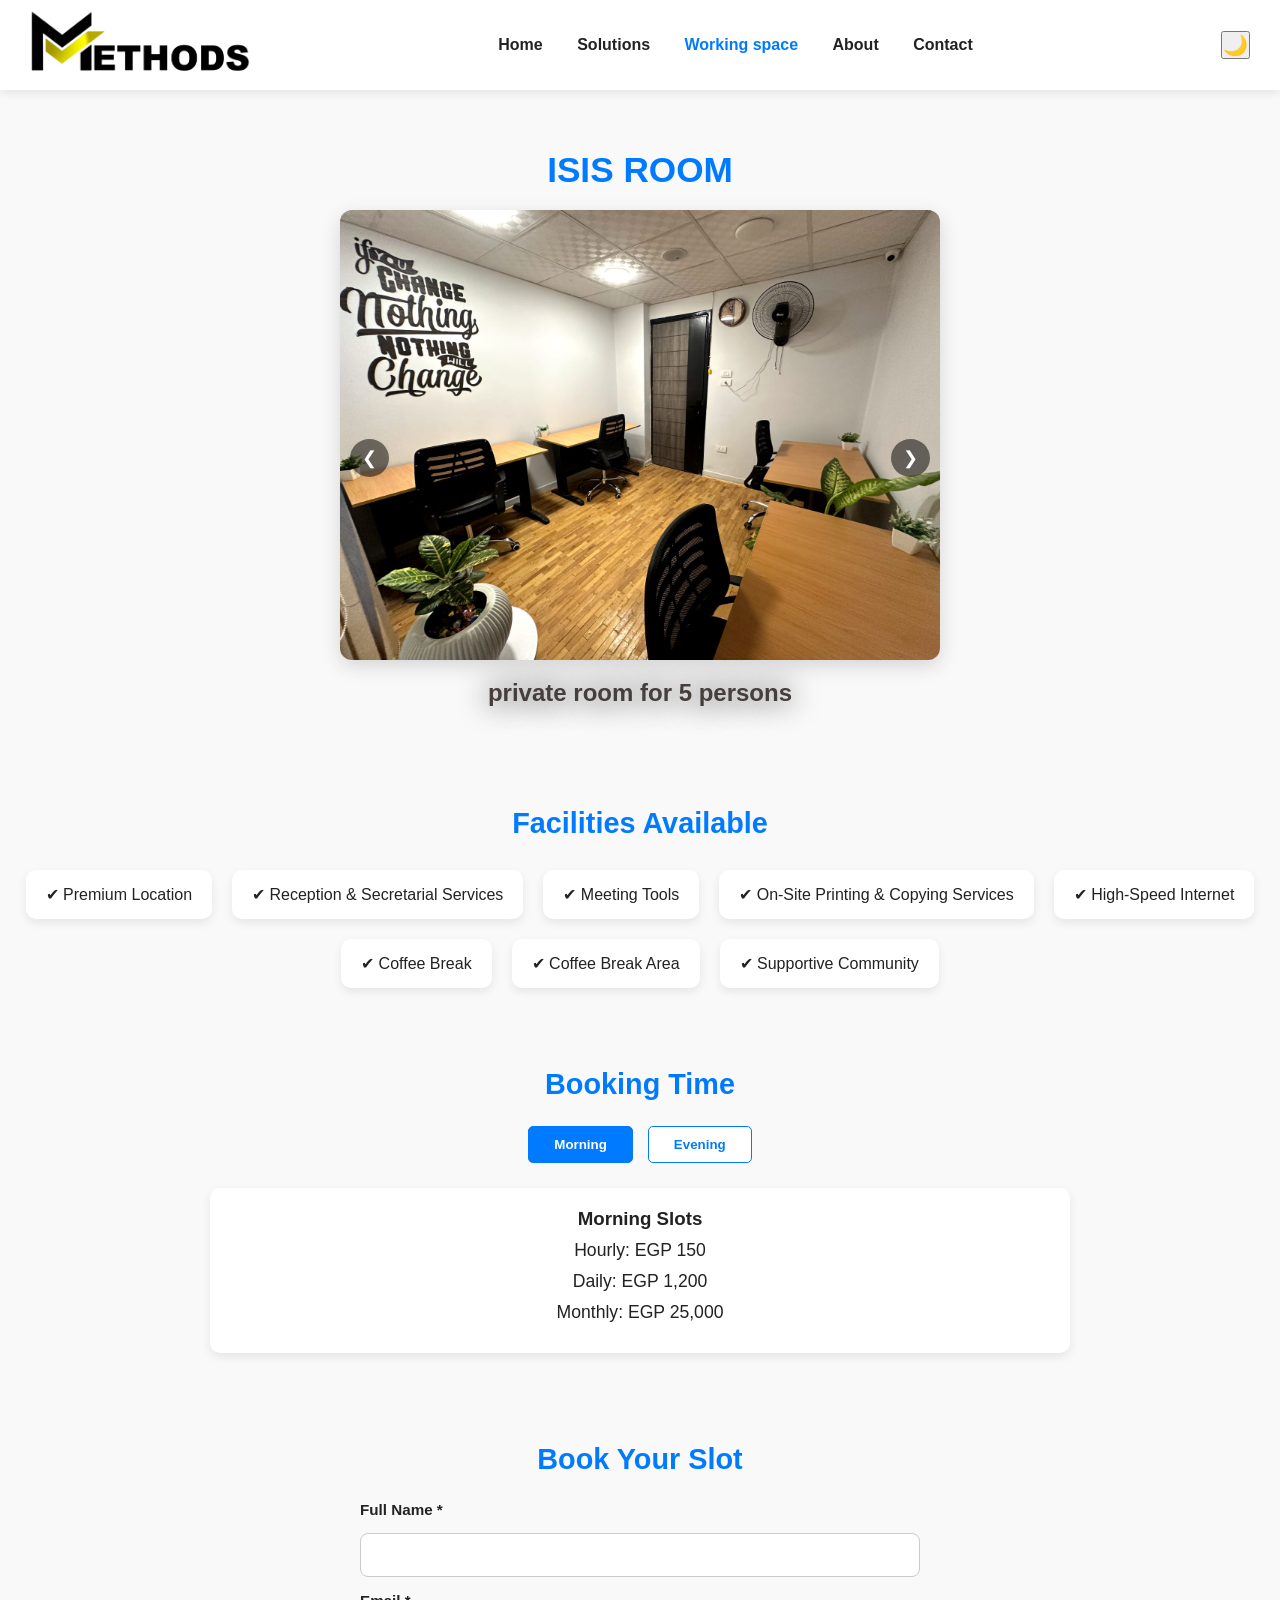
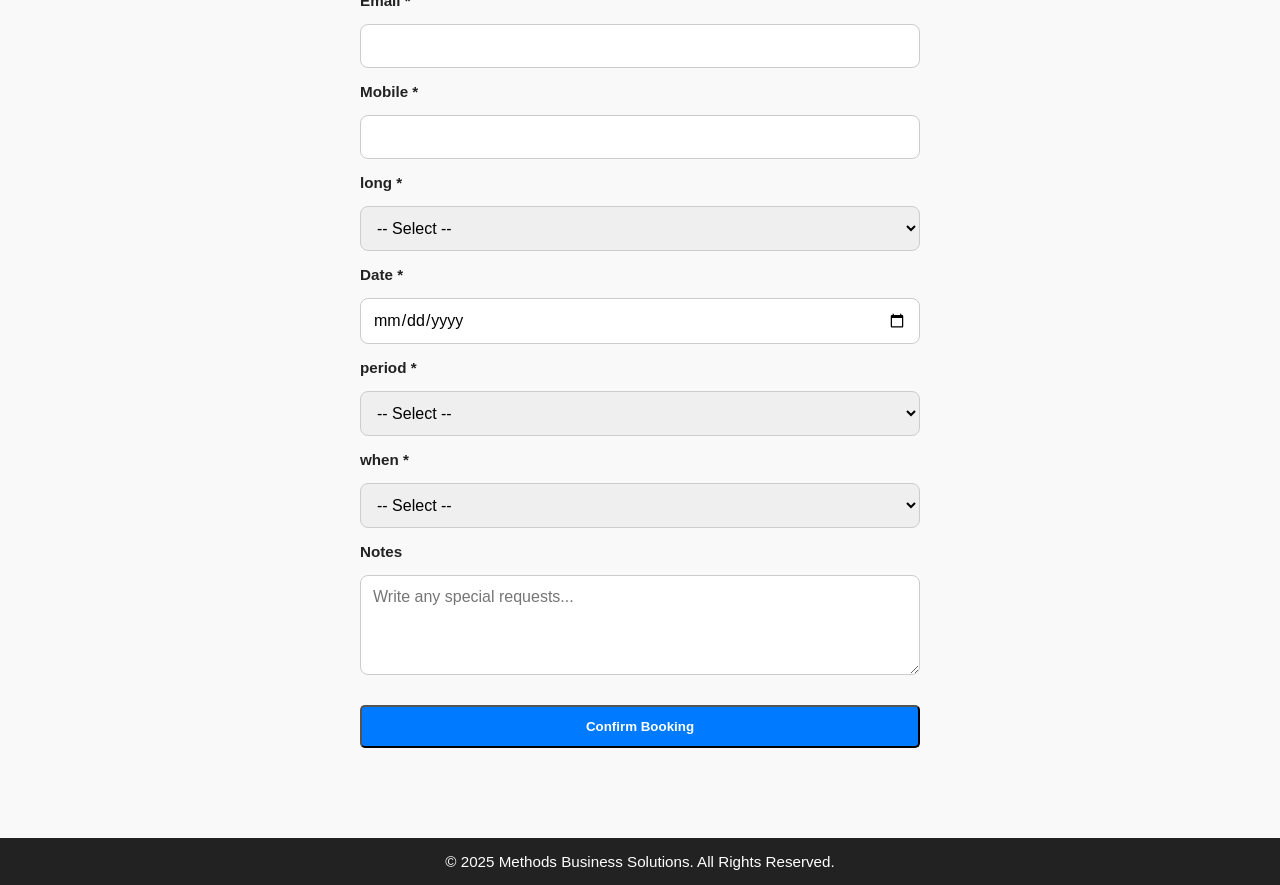
<file: room_three.html>
<!DOCTYPE html>
<html lang="en">
<head>
  <meta charset="UTF-8">
  <meta name="viewport" content="width=device-width, initial-scale=1.0">
  <title>Training Hall Booking</title>
  <link rel="icon" type="icon" href="iconlogo.png">

  <link rel="stylesheet" href="styleforrooms.css">
</head>
<body>
  <!-- ===== NAVBAR ===== -->
  <header class="navbar">
    <div class="logo">
      <img src="Logo.png" alt="Methods Logo">
    </div>
    <nav>
      <a href="index.html">Home</a>
      <a href="SOLUTIONS.html">Solutions</a>
      <a href="OFFERS.html" class="active">Working space</a>
      <a href="ABOUT.html">About</a>
      <a href="CONTACT.html">Contact</a>
    </nav>
    <button id="theme-toggle">🌙</button>
  </header>

  <!-- =====  INFO ===== -->
  <section class="room-details">
  <h1>ISIS ROOM</h1>

  <div class="slider">
    <button class="prev">&#10094;</button>
    <img src="rooom1.jpeg" alt="Training Hall" class="room-img">
    <button class="next">&#10095;</button>
      <h2 class="how_many_carry" style="color: rgb(70, 61, 61); text-shadow: black 0 0 30px;">private room for 5 persons</h1>
  </div>

</section>


  <!-- ===== FACILITIES ===== -->
  <section class="facilities">
    <h2>Facilities Available</h2>
    <div class="facility-grid">
      <div class="facility">✔ Premium Location</div>
      <div class="facility">✔ Reception & Secretarial Services</div>
      <div class="facility">✔ Meeting Tools</div>
      <div class="facility">✔ On-Site Printing & Copying Services</div>
      <div class="facility">✔ High-Speed Internet</div>
      <div class="facility">✔ Coffee Break</div>
      <div class="facility">✔ Coffee Break Area</div>
      <div class="facility">✔ Supportive Community</div>
    </div>
  </section>

  <!-- ===== TIME SLOTS ===== -->
  <section class="time-slots">
    <h2>Booking Time</h2>
    <div class="tabs">
      <button class="tab-btn active" data-tab="morning">Morning</button>
      <button class="tab-btn" data-tab="evening">Evening</button>
    </div>

    <div class="tab-content" id="morning">
      <h3>Morning Slots</h3>  
      <div class="rates">
        <div>Hourly: EGP <span class="morning-hourly">150</span></div>
        <div>Daily: EGP <span class="morning-daily">1,200</span></div>
        <div>Monthly: EGP <span class="morning-monthly">25,000</span></div>
      </div>
    </div>

    <div class="tab-content" id="evening" style="display:none;">
      <h3>Evening Slots</h3>
      <div class="rates">
        <div>Hourly: EGP <span class="evening-hourly">180</span></div>
        <div>Daily: EGP <span class="evening-daily">1,400</span></div>
        <div>Monthly: EGP <span class="evening-monthly">30,000</span></div>
      </div>
    </div>
  </section>

  <!-- ===== BOOKING FORM ===== -->
  <section class="booking">
    <h2>Book Your Slot</h2>
    <form class="booking-form">
      <label for="name">Full Name *</label>
      <input type="text" id="name" name="name" required>

      <label for="email">Email *</label>
      <input type="email" id="email" name="email" required>

      <label for="mobile">Mobile *</label>
      <input type="tel" id="mobile" name="mobile" required>

      <label for="duration">long *</label> 
      <select id="duration" name="duration" required>
        <option value="">-- Select --</option>
        <option value="hourly">Hourly</option>
        <option value="daily">Daily</option>
        <option value="monthly">Monthly</option>
      </select>
      
      <label for="name">Date *</label>
      <input type="date" id="date" name="name" required>

      <label for="duration">period *</label> 
      <select id="duration" name="duration" required>
        <option value="">-- Select --</option>
        <option value="hourly">1 hour</option>
        <option value="daily">2 hours</option>
        <option value="monthly">3 hours</option>
        <option value="monthly">4 hours</option>
        <option value="monthly">5 hours</option>
        <option value="monthly">6 hours</option>
        <option value="monthly">Daily (evening - morning)</option>
        <option value="monthly">Monthly (evening - morning)</option>

        </option>
      </select>

      <label for="duration">when *</label> 
      <select id="duration" name="duration" required>
        <option value="">-- Select --</option>
        <option value="hourly">Morning</option>
        <option value="daily">Evening</option>
      </select>

      <label for="notes">Notes</label>
      <textarea id="notes" name="notes" rows="4" placeholder="Write any special requests..."></textarea>

      <button type="submit" class="btn">Confirm Booking</button>
    </form>
  </section>

  <footer>
    <p>&copy; 2025 Methods Business Solutions. All Rights Reserved.</p>
  </footer>

  <!-- ===== SCRIPT ===== -->
<script>
  // ==============================
  // Include room price updater
  // ==============================
  const script = document.createElement('script');
  script.src = 'room-price-updater.js';
  document.head.appendChild(script);

  // ==============================
  // Dark/Light Mode
  // ==============================
  const themeToggle = document.getElementById('theme-toggle');
  if (themeToggle) {
    themeToggle.addEventListener('click', () => {
      document.body.classList.toggle('dark');
      themeToggle.textContent = document.body.classList.contains('dark') ? '☀️' : '🌙';
    });
  }

  // ==============================
  // Tabs
  // ==============================
  const tabBtns = document.querySelectorAll('.tab-btn');
  const tabContents = document.querySelectorAll('.tab-content');

  tabBtns.forEach(btn => {
    btn.addEventListener('click', () => {
      tabBtns.forEach(b => b.classList.remove('active'));
      btn.classList.add('active');
      const target = btn.dataset.tab;
      tabContents.forEach(tc => {
        tc.style.display = tc.id === target ? 'block' : 'none';
      });
    });
  });

  // ==============================
  // Image Slider
  // ==============================
  const images = [
    "rooom1.jpeg",
    "rooom2.jpeg",
    "rooom3.jpeg",
    "rooom4.jpeg",
    "rooom5.jpeg",
    "rooom6.jpeg",
    "rooom7.jpeg",
    "rooom8.jpeg",
    "rooom9.jpeg"
  ];

  let currentIndex = 0;
  const imgElement = document.querySelector(".room-img");
  const prevBtn = document.querySelector(".prev");
  const nextBtn = document.querySelector(".next");

  function showImage(index) {
    if (index < 0) {
      currentIndex = images.length - 1;
    } else if (index >= images.length) {
      currentIndex = 0;
    } else {
      currentIndex = index;
    }
    if (imgElement) {
      imgElement.src = images[currentIndex];
    }
  }

  if (prevBtn && nextBtn && imgElement) {
    prevBtn.addEventListener("click", () => {
      showImage(currentIndex - 1);
    });

    nextBtn.addEventListener("click", () => {
      showImage(currentIndex + 1);
    });
  }
</script>

</body>
</html>
</file>
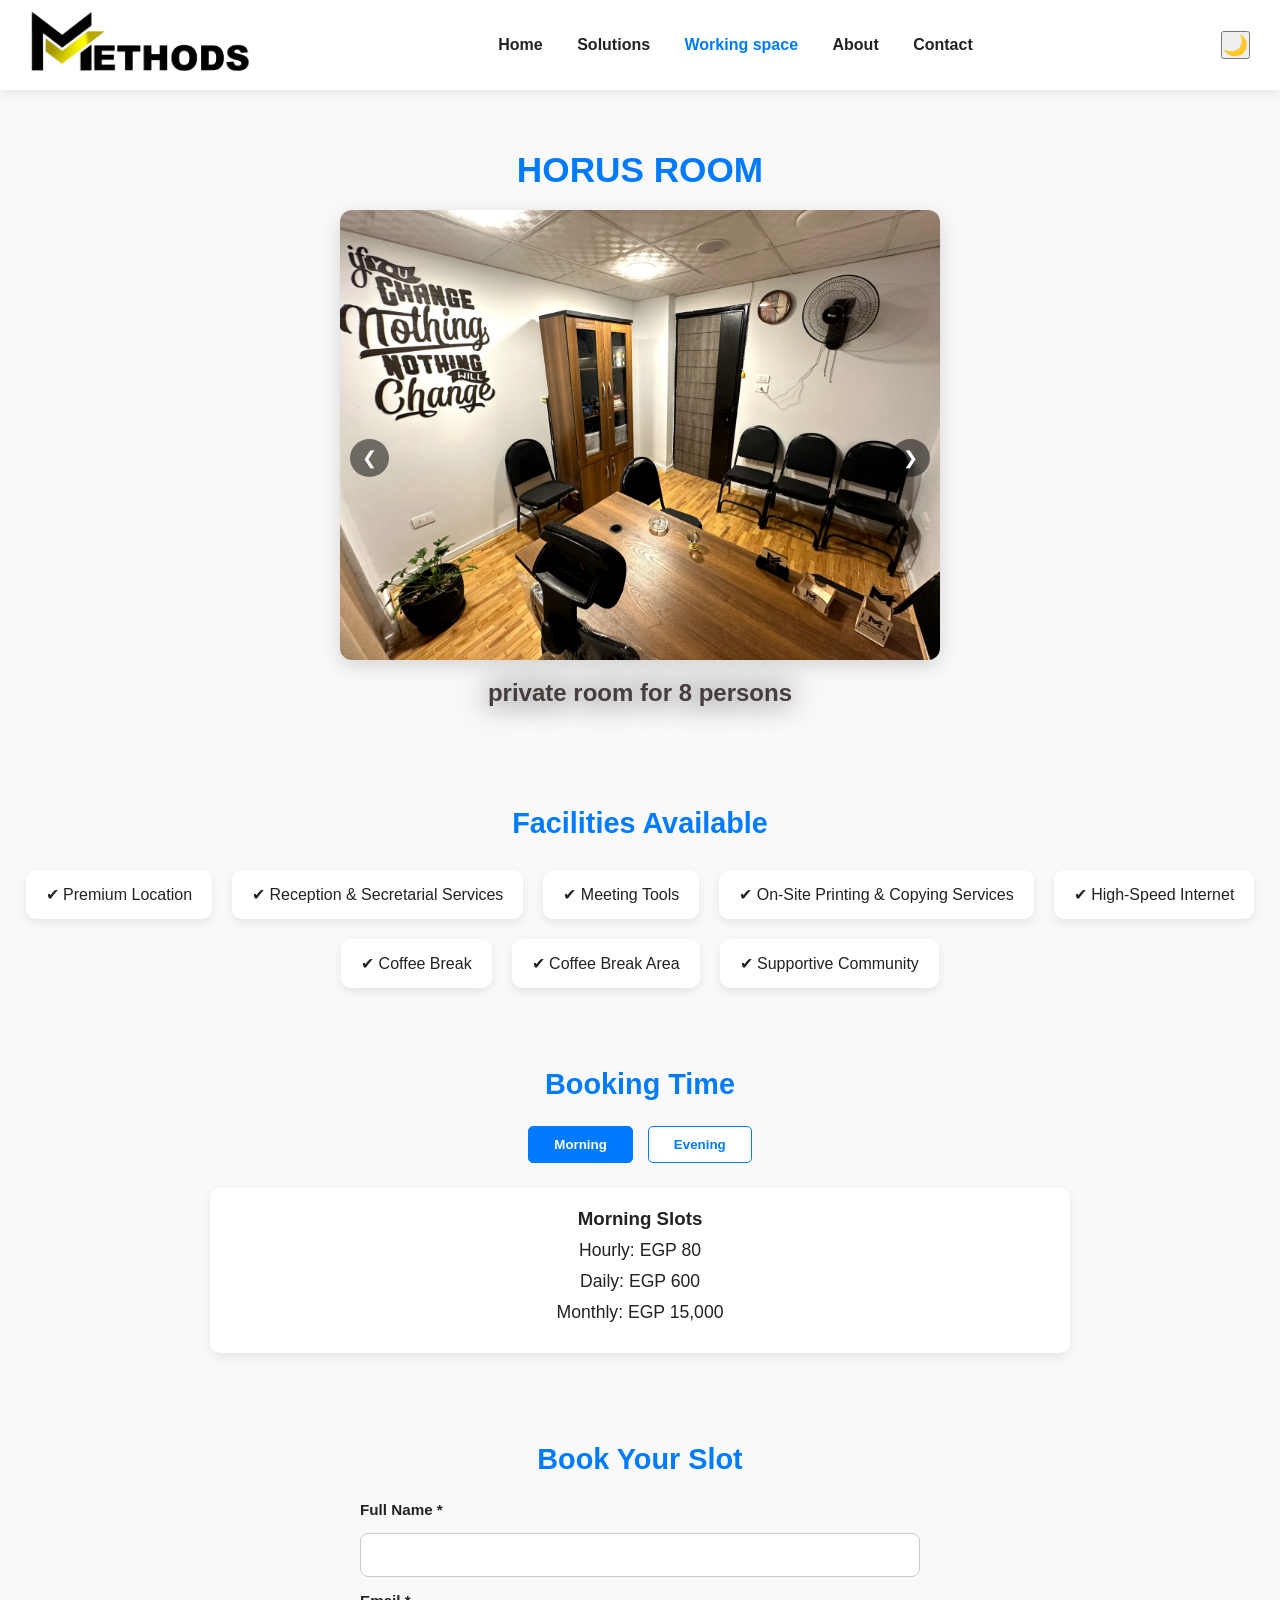
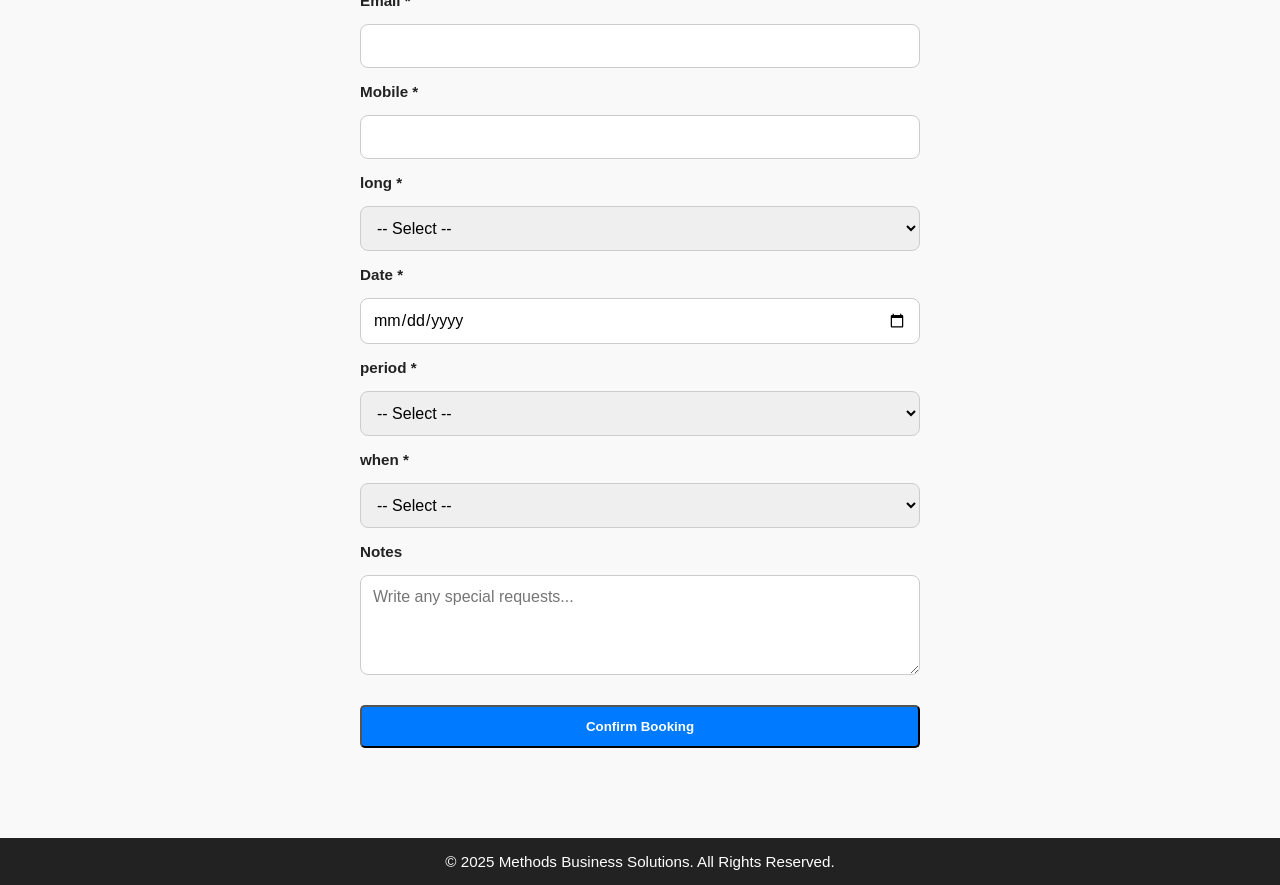
<file: room_two.html>
<!DOCTYPE html>
<html lang="en">
<head>
  <meta charset="UTF-8">
  <meta name="viewport" content="width=device-width, initial-scale=1.0">
  <title>Training Hall Booking</title>
  <link rel="icon" type="icon" href="iconlogo.png">

  <link rel="stylesheet" href="styleforrooms.css">
</head>
<body>
  <!-- ===== NAVBAR ===== -->
  <header class="navbar">
    <div class="logo">
      <img src="Logo.png" alt="Methods Logo">
    </div>
    <nav>
      <a href="index.html">Home</a>
      <a href="SOLUTIONS.html">Solutions</a>
      <a href="OFFERS.html" class="active">Working space</a>
      <a href="ABOUT.html">About</a>
      <a href="CONTACT.html">Contact</a>
    </nav>
    <button id="theme-toggle">🌙</button>
  </header>

  <!-- =====  INFO ===== -->
  <section class="room-details">
  <h1>HORUS ROOM</h1>

  <div class="slider">
    <button class="prev">&#10094;</button>
    <img src="room1.jpeg" alt="Training Hall" class="room-img">
    <button class="next">&#10095;</button>
    <h2 class="how_many_carry" style="color: rgb(70, 61, 61); text-shadow: black 0 0 30px;">private room for 8 persons</h1>
  </div>
</section>


  <!-- ===== FACILITIES ===== -->
  <section class="facilities">
    <h2>Facilities Available</h2>
    <div class="facility-grid">
      <div class="facility">✔ Premium Location</div>
      <div class="facility">✔ Reception & Secretarial Services</div>
      <div class="facility">✔ Meeting Tools</div>
      <div class="facility">✔ On-Site Printing & Copying Services</div>
      <div class="facility">✔ High-Speed Internet</div>
      <div class="facility">✔ Coffee Break</div>
      <div class="facility">✔ Coffee Break Area</div>
      <div class="facility">✔ Supportive Community</div>
    </div>
  </section>

  <!-- ===== TIME SLOTS ===== -->
  <section class="time-slots">
    <h2>Booking Time</h2>
    <div class="tabs">
      <button class="tab-btn active" data-tab="morning">Morning</button>
      <button class="tab-btn" data-tab="evening">Evening</button>
    </div>

    <div class="tab-content" id="morning">
      <h3>Morning Slots</h3>
      <div class="rates">
        <div>Hourly: EGP <span class="morning-hourly">80</span></div>
        <div>Daily: EGP <span class="morning-daily">600</span></div>
        <div>Monthly: EGP <span class="morning-monthly">15,000</span></div>
      </div>
    </div>

    <div class="tab-content" id="evening" style="display:none;">
      <h3>Evening Slots</h3>
      <div class="rates">
        <div>Hourly: EGP <span class="evening-hourly">100</span></div>
        <div>Daily: EGP <span class="evening-daily">750</span></div>
        <div>Monthly: EGP <span class="evening-monthly">18,000</span></div>
      </div>
    </div>
  </section>

  <!-- ===== BOOKING FORM ===== -->
  <section class="booking">
    <h2>Book Your Slot</h2>
    <form class="booking-form">
      <label for="name">Full Name *</label>
      <input type="text" id="name" name="name" required>

      <label for="email">Email *</label>
      <input type="email" id="email" name="email" required>

      <label for="mobile">Mobile *</label>
      <input type="tel" id="mobile" name="mobile" required>

      <label for="duration">long *</label> 
      <select id="duration" name="duration" required>
        <option value="">-- Select --</option>
        <option value="hourly">Hourly</option>
        <option value="daily">Daily</option>
        <option value="monthly">Monthly</option>
      </select>
      
      <label for="name">Date *</label>
      <input type="date" id="date" name="name" required>

      <label for="duration">period *</label> 
      <select id="duration" name="duration" required>
        <option value="">-- Select --</option>
        <option value="hourly">1 hour</option>
        <option value="daily">2 hours</option>
        <option value="monthly">3 hours</option>
        <option value="monthly">4 hours</option>
        <option value="monthly">5 hours</option>
        <option value="monthly">6 hours</option>
        <option value="monthly">Daily (evening - morning)</option>
        <option value="monthly">Monthly (evening - morning)</option>

        </option>
      </select>

      <label for="duration">when *</label> 
      <select id="duration" name="duration" required>
        <option value="">-- Select --</option>
        <option value="hourly">Morning</option>
        <option value="daily">Evening</option>
      </select>

      <label for="notes">Notes</label>
      <textarea id="notes" name="notes" rows="4" placeholder="Write any special requests..."></textarea>

      <button type="submit" class="btn">Confirm Booking</button>
    </form>
  </section>

  <footer>
    <p>&copy; 2025 Methods Business Solutions. All Rights Reserved.</p>
  </footer>

  <!-- ===== SCRIPT ===== -->
<script>
  // ==============================
  // Include room price updater
  // ==============================
  const script = document.createElement('script');
  script.src = 'room-price-updater.js';
  document.head.appendChild(script);

  // ==============================
  // Dark/Light Mode
  // ==============================
  const themeToggle = document.getElementById('theme-toggle');
  if (themeToggle) {
    themeToggle.addEventListener('click', () => {
      document.body.classList.toggle('dark');
      themeToggle.textContent = document.body.classList.contains('dark') ? '☀️' : '🌙';
    });
  }

  // ==============================
  // Tabs
  // ==============================
  const tabBtns = document.querySelectorAll('.tab-btn');
  const tabContents = document.querySelectorAll('.tab-content');

  tabBtns.forEach(btn => {
    btn.addEventListener('click', () => {
      tabBtns.forEach(b => b.classList.remove('active'));
      btn.classList.add('active');
      const target = btn.dataset.tab;
      tabContents.forEach(tc => {
        tc.style.display = tc.id === target ? 'block' : 'none';
      });
    });
  });

  // ==============================
  // Image Slider
  // ==============================
  const images = [
    "room1.jpeg",
    "room2.jpeg",
    "room3.jpeg",
    "room4.jpeg",
  ];

  let currentIndex = 0;
  const imgElement = document.querySelector(".room-img");
  const prevBtn = document.querySelector(".prev");
  const nextBtn = document.querySelector(".next");

  function showImage(index) {
    if (index < 0) {
      currentIndex = images.length - 1;
    } else if (index >= images.length) {
      currentIndex = 0;
    } else {
      currentIndex = index;
    }
    if (imgElement) {
      imgElement.src = images[currentIndex];
    }
  }

  if (prevBtn && nextBtn && imgElement) {
    prevBtn.addEventListener("click", () => {
      showImage(currentIndex - 1);
    });

    nextBtn.addEventListener("click", () => {
      showImage(currentIndex + 1);
    });
  }
</script>

</body>
</html>
</file>
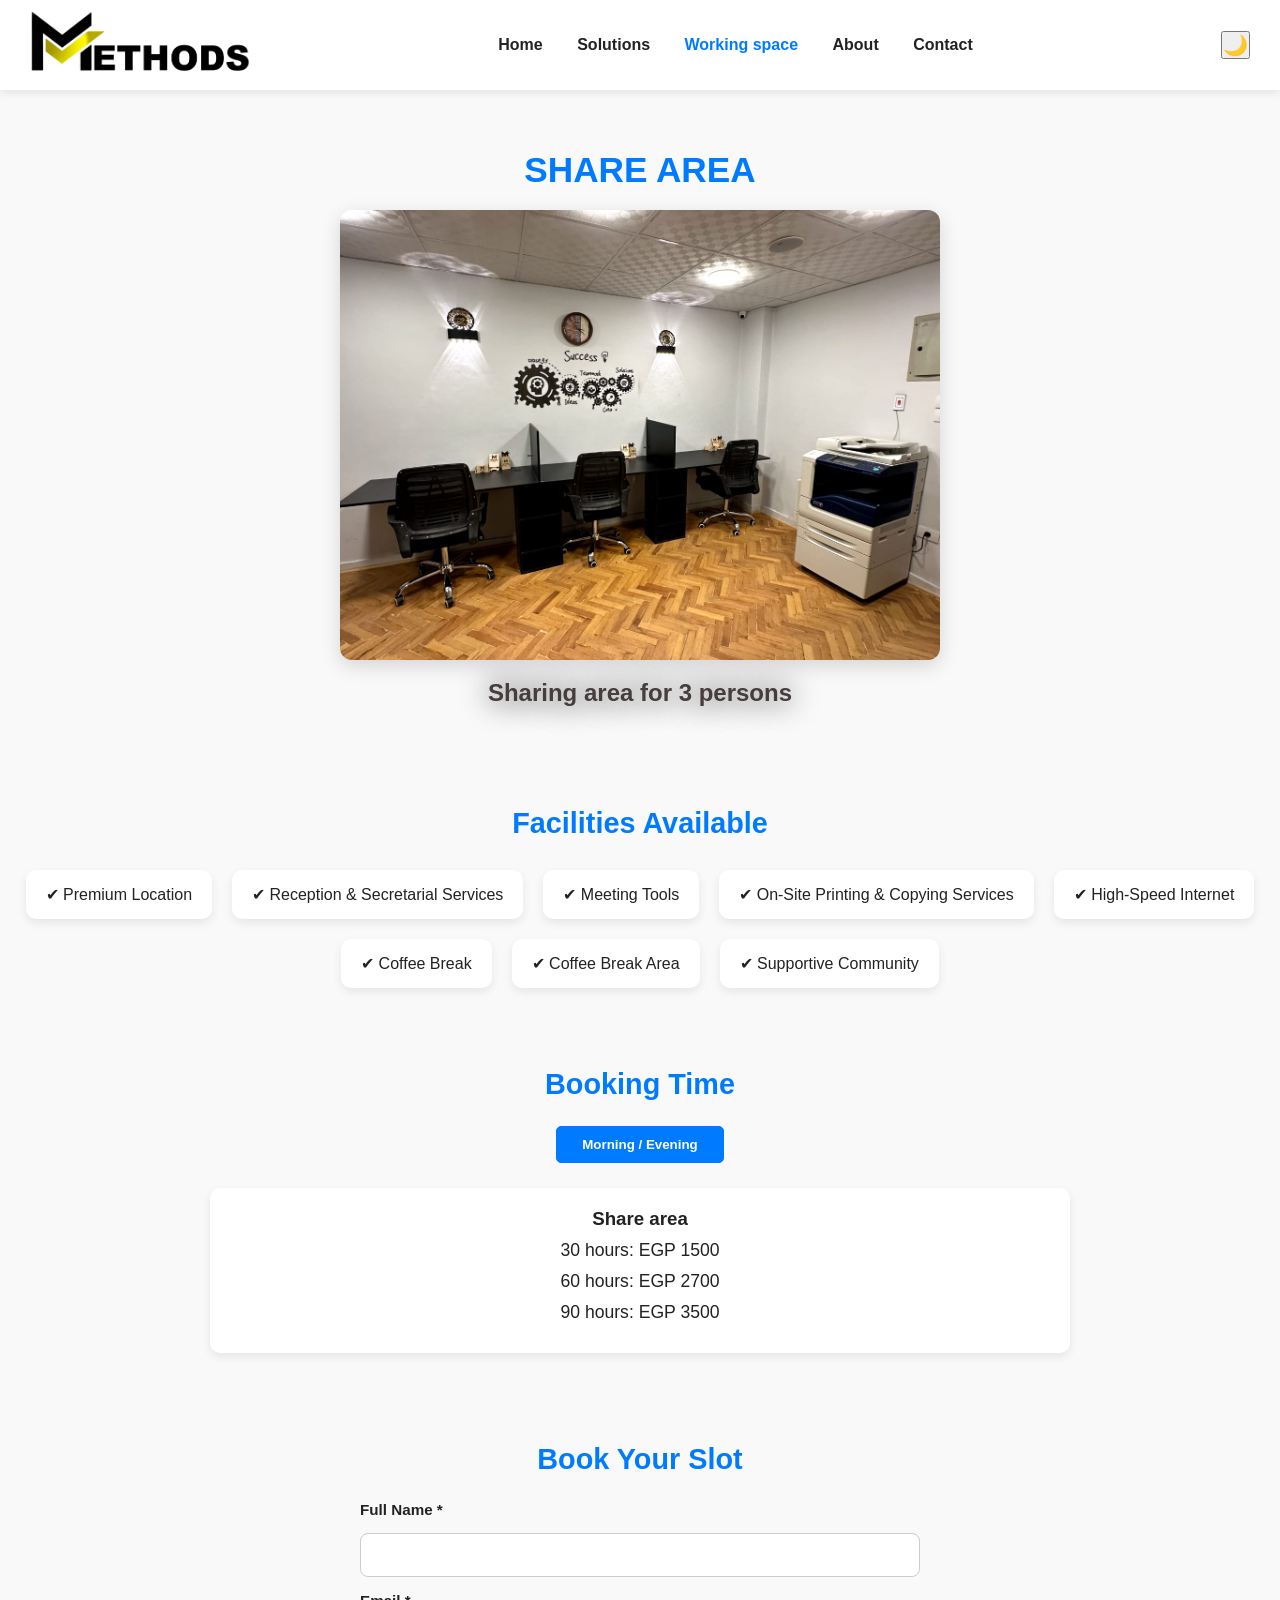
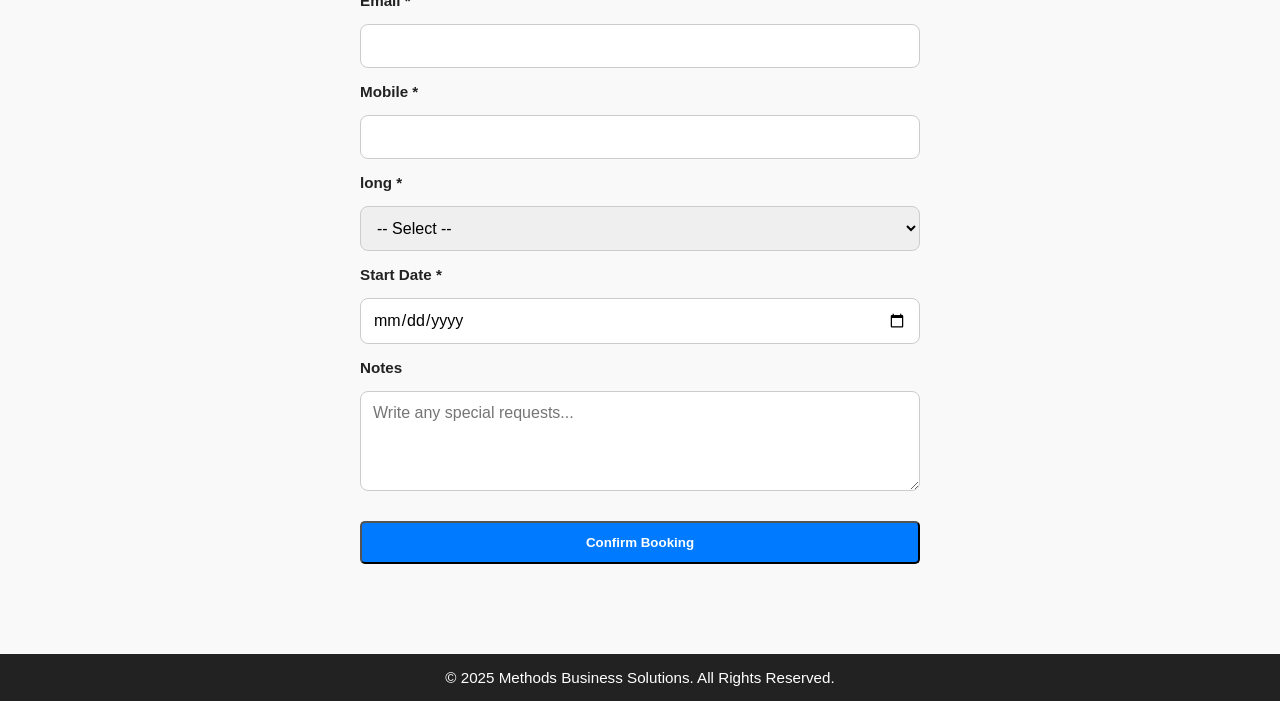
<file: sharearea.html>
<!DOCTYPE html>
<html lang="en">
<head>
  <meta charset="UTF-8">
  <meta name="viewport" content="width=device-width, initial-scale=1.0">
  <title>Training Hall Booking</title>
  <link rel="icon" type="icon" href="iconlogo.png">

  <link rel="stylesheet" href="styleforrooms.css">
</head>
<body>
  <!-- ===== NAVBAR ===== -->
  <header class="navbar">
    <div class="logo">
      <img src="Logo.png" alt="Methods Logo">
    </div>
    <nav>
      <a href="index.html">Home</a>
      <a href="SOLUTIONS.html">Solutions</a>
      <a href="OFFERS.html" class="active">Working space</a>
      <a href="ABOUT.html">About</a>
      <a href="CONTACT.html">Contact</a>
    </nav>
    <button id="theme-toggle">🌙</button>
  </header>

  <!-- =====  INFO ===== -->
  <section class="room-details">
  <h1>SHARE AREA</h1>

  <div class="slider">
    <img src="share_area.jpeg" alt="room 1" class="room-img">
    <h2 class="how_many_carry" style="color: rgb(70, 61, 61); text-shadow: black 0 0 30px;">Sharing area for 3 persons</h1>
  </div>

</section>


  <!-- ===== FACILITIES ===== -->
  <section class="facilities">
    <h2>Facilities Available</h2>
    <div class="facility-grid">
      <div class="facility">✔ Premium Location</div>
      <div class="facility">✔ Reception & Secretarial Services</div>
      <div class="facility">✔ Meeting Tools</div>
      <div class="facility">✔ On-Site Printing & Copying Services</div>
      <div class="facility">✔ High-Speed Internet</div>
      <div class="facility">✔ Coffee Break</div>
      <div class="facility">✔ Coffee Break Area</div>
      <div class="facility">✔ Supportive Community</div>
    </div>
  </section>

  <!-- ===== TIME SLOTS ===== -->
  <section class="time-slots">
    <h2>Booking Time</h2>
    <div class="tabs">
      <button class="tab-btn active" data-tab="morning">Morning / Evening</button>
    </div>

    <div class="tab-content" id="morning">
      <h3>Share area</h3>
      <div class="rates">
        <div>30 hours: EGP 1500</div>
        <div>60 hours: EGP 2700</div>
        <div>90 hours: EGP 3500</div>
      </div>
    </div>
  </section>

  <!-- ===== BOOKING FORM ===== -->
  <section class="booking">
    <h2>Book Your Slot</h2>
    <form class="booking-form">
      <label for="name">Full Name *</label>
      <input type="text" id="name" name="name" required>

      <label for="email">Email *</label>
      <input type="email" id="email" name="email" required>

      <label for="mobile">Mobile *</label>
      <input type="tel" id="mobile" name="mobile" required>

      <label for="duration">long *</label> 
      <select id="duration" name="duration" required>
        <option value="">-- Select --</option>
        <option value="hourly">30 hours</option>
        <option value="daily">60 hours</option>
        <option value="monthly">90 hours</option>
      </select>
      
      <label for="name">Start Date *</label>
      <input type="date" id="date" name="name" required>

      

      <label for="notes">Notes</label>
      <textarea id="notes" name="notes" rows="4" placeholder="Write any special requests..."></textarea>

      <button type="submit" class="btn">Confirm Booking</button>
    </form>
  </section>

  <footer>
    <p>&copy; 2025 Methods Business Solutions. All Rights Reserved.</p>
  </footer>

  <!-- ===== SCRIPT ===== -->
<script>
  // ==============================
  // Include room price updater
  // ==============================
  const script = document.createElement('script');
  script.src = 'room-price-updater.js';
  document.head.appendChild(script);

  // ==============================
  // Dark/Light Mode
  // ==============================

</script>

</body>
</html>
</file>
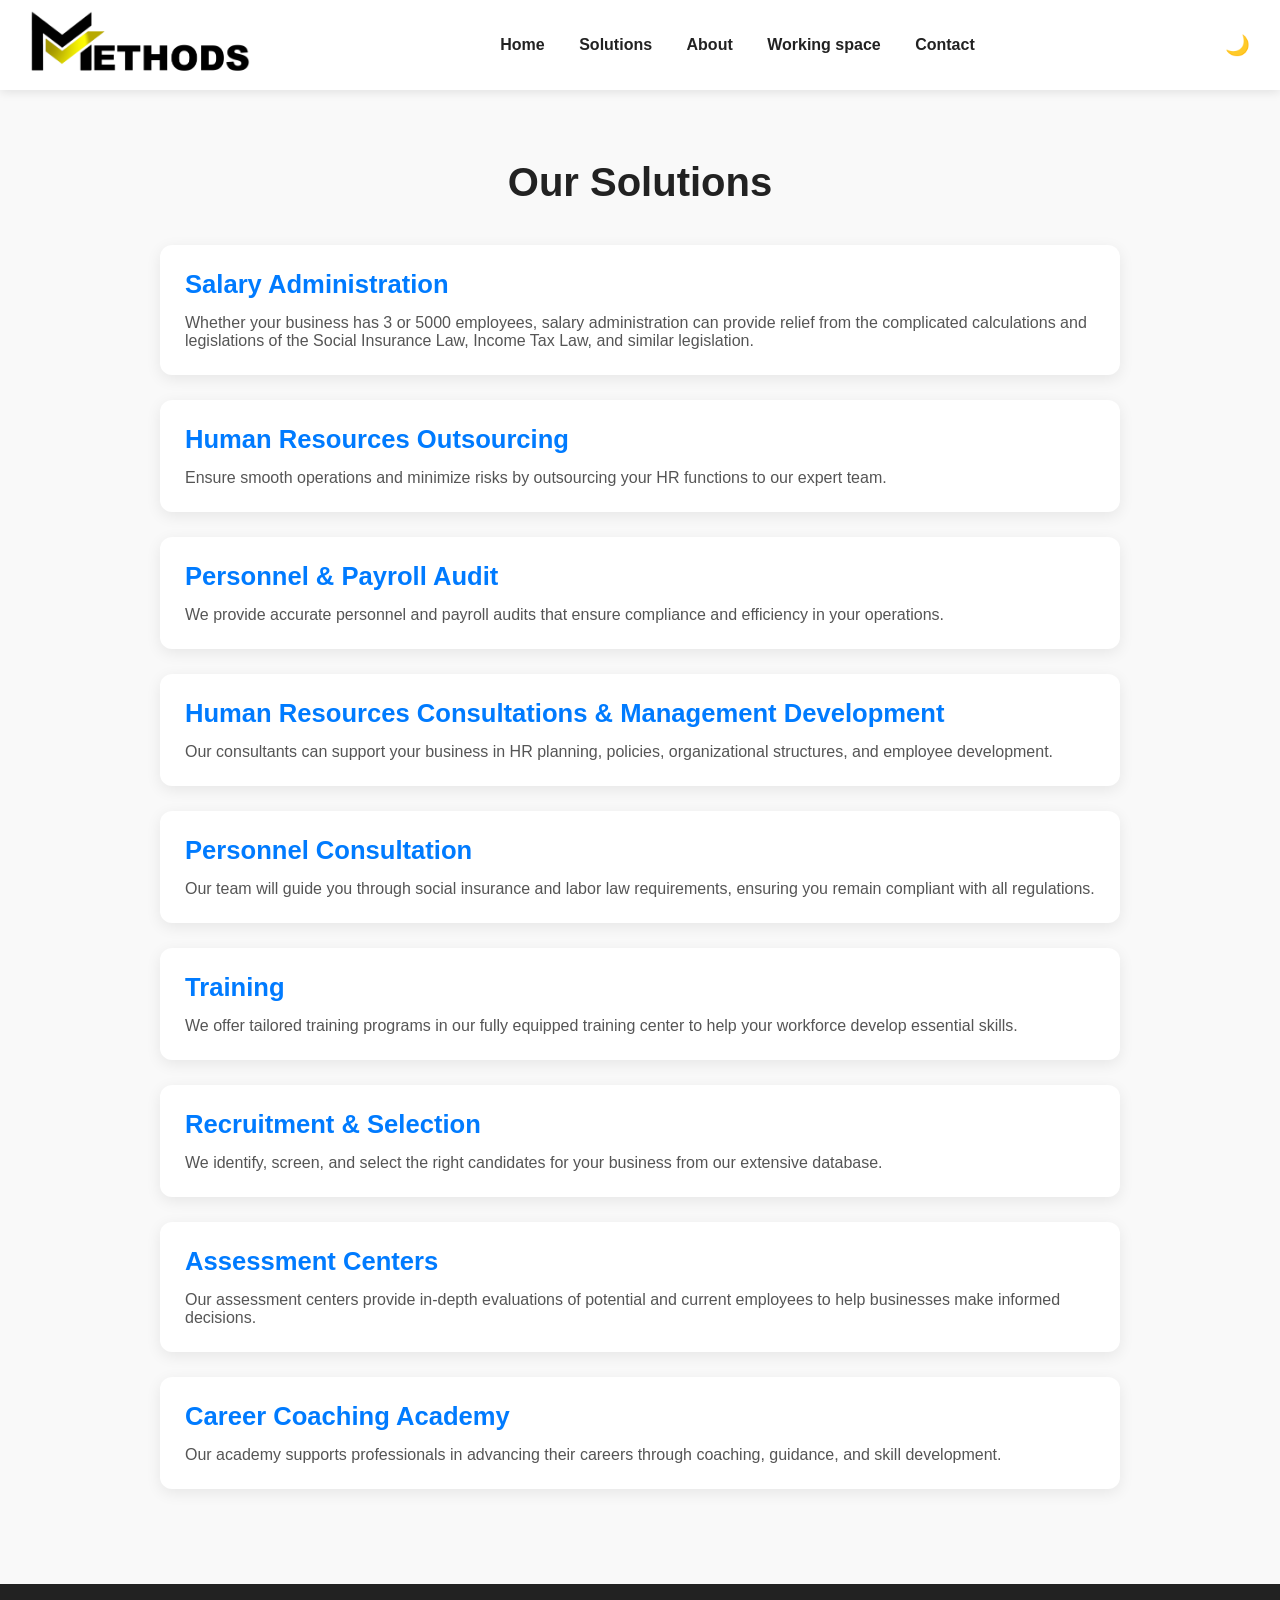
<file: SOLUTIONS.html>
<!DOCTYPE html>
<html lang="en">

<head>
  <meta charset="UTF-8">
  <meta name="viewport" content="width=device-width, initial-scale=1.0">
  <title>Solutions - Methods Business Solutions</title>
<link rel="icon" type="icon" href="iconlogo.png">

  <link rel="stylesheet" href="styles.css">
</head>

<body>
  <header class="navbar">
    <div class="logo">
      <img src="Logo.png" alt="Method logo">
    </div>
    <nav>
      <a href="index.html" class="active">Home</a>
      <a href="SOLUTIONS.html">Solutions</a>
      <a href="ABOUT.html">About</a>
      <a href="offers.html">Working space</a>
      <a href="Contact.html">Contact</a>
    </nav>
    <button id="theme-toggle">🌙</button>
  </header>

  <section class="solutions-page">
    <h1>Our Solutions</h1>
    <div class="solution-card">
      <h2>Salary Administration</h2>
      <p>
        Whether your business has 3 or 5000 employees, salary administration
        can provide relief from the complicated calculations and legislations
        of the Social Insurance Law, Income Tax Law, and similar legislation.
      </p>
    </div>

    <div class="solution-card">
      <h2>Human Resources Outsourcing</h2>
      <p>
        Ensure smooth operations and minimize risks by outsourcing your HR
        functions to our expert team.
      </p>
    </div>

    <div class="solution-card">
      <h2>Personnel & Payroll Audit</h2>
      <p>
        We provide accurate personnel and payroll audits that ensure compliance
        and efficiency in your operations.
      </p>
    </div>

    <div class="solution-card">
      <h2>Human Resources Consultations & Management Development</h2>
      <p>
        Our consultants can support your business in HR planning, policies,
        organizational structures, and employee development.
      </p>
    </div>

    <div class="solution-card">
      <h2>Personnel Consultation</h2>
      <p>
        Our team will guide you through social insurance and labor law
        requirements, ensuring you remain compliant with all regulations.
      </p>
    </div>

    <div class="solution-card">
      <h2>Training</h2>
      <p>
        We offer tailored training programs in our fully equipped training
        center to help your workforce develop essential skills.
      </p>
    </div>

    <div class="solution-card">
      <h2>Recruitment & Selection</h2>
      <p>
        We identify, screen, and select the right candidates for your business
        from our extensive database.
      </p>
    </div>

    <div class="solution-card">
      <h2>Assessment Centers</h2>
      <p>
        Our assessment centers provide in-depth evaluations of potential and
        current employees to help businesses make informed decisions.
      </p>
    </div>

    <div class="solution-card">
      <h2>Career Coaching Academy</h2>
      <p>
        Our academy supports professionals in advancing their careers through
        coaching, guidance, and skill development.
      </p>
    </div>
  </section>

  <footer>
    <p>&copy; 2025 Methods Business Solutions. All Rights Reserved.</p>
  </footer>

  <script src="script.js"></script>
</body>

</html>
</file>
<file: style.css>
/* =================== RESET =================== */
* {
  margin: 0;
  padding: 0;
  box-sizing: border-box;
  font-family: Arial, sans-serif;
  /* خط بسيط وواضح */
}

body {
  background: #f9f9f9;
  color: #222;
  transition: all 0.3s ease;
}

a {
  text-decoration: none;
  color: inherit;
}

/* زرار عام */
.btn {
  display: inline-block;
  margin-top: 15px;
  padding: 10px 20px;
  background: #007BFF;
  color: #fff;
  border-radius: 5px;
  font-weight: bold;
  transition: 0.3s;
}

.btn:hover {
  background: #222;
  color: #fff;
}

/* =================== NAVBAR =================== */
.navbar {
  display: flex;
  justify-content: space-between;
  align-items: center;
  padding: 10px 30px;
  background: #fff;
  box-shadow: 0 2px 10px rgba(0, 0, 0, 0.1);
  flex-wrap: wrap;
  /* عشان الموبايل */
}

.navbar .logo {
  display: flex;
  align-items: center;
  flex-shrink: 0;
}

.navbar img {
  width: 220px;
  height: auto;
}

.navbar nav {
  flex: 1;
  text-align: center;
}

.navbar nav a {
  margin: 0 15px;
  font-weight: bold;
  font-size: 16px;
  transition: 0.3s;
}

.navbar nav a:hover {
  color: #555;
}



/* زرار تبديل الثيم */
#theme-toggle {
  border: none;
  background: none;
  font-size: 20px;
  cursor: pointer;
  margin-left: auto;
}

/* =================== HERO =================== */
.hero {
  text-align: center;
  padding: 80px 20px; 
  background: url('shridhar-gupta-dZxQn4VEv2M-unsplash.jpg') no-repeat center center;
  background-size: cover; 
  color: rgb(0, 0, 0); 
}

.hero h1 {
  font-size: 2.5rem;
  margin-bottom: 20px;
  text-shadow: #000 0px 0px 20px;

}

.hero p {
  font-size: 1.2rem;
  margin-bottom: 100px;
  text-shadow: #000 2px 2px 10px;

}

.hero .btn {
  display: inline-block;
  padding: 10px 20px;
  background-color: #0056b3;
  color: white;
  text-decoration: none;
  border-radius: 5px;
  transition: background 0.3s;
}

.hero .btn:hover {
  background-color: black;
  color: white;
}


/* =================== ABOUT =================== */
.about {
  text-align: center;
  padding: 60px 20px;
}

.about h2 {
  color: #007BFF;
  margin-bottom: 20px;
}

.about p {
  max-width: 800px;
  margin: 0 auto;
  line-height: 1.6;
}

/* =================== SOLUTIONS =================== */
.solutions {
  padding: 60px 20px;
  text-align: center;
}

.solutions h2 {
  color: #007BFF;
  margin-bottom: 30px;
}

.cards {
  display: grid;
  grid-template-columns: repeat(auto-fit, minmax(250px, 1fr));
  gap: 20px;
}

.card {
  background: #fff;
  padding: 20px;
  border-radius: 10px;
  box-shadow: 0 4px 10px rgba(0, 0, 0, 0.1);
  transition: 0.3s;
}

.card:hover {
  transform: translateY(-5px);
}

/* =================== OFFERS =================== */
  .offers {
    padding: 50px 50px;
    text-align: center;
  }

  .offers h1 {
    font-size: 2.5rem;
    margin-bottom: 40px;
    color: #007BFF;
  }

  .offers-grid {
    display: grid;
    grid-template-columns: repeat(auto-fit, minmax(280px, 1fr));
    gap: 30px;
    max-width: 1200px;
    margin: 0 auto;
  }

  .offer-card {
    background: #fff;
    border-radius: 10px;
    box-shadow: 0 4px 15px rgba(0, 0, 0, 0.1);
    overflow: hidden;
    transition: transform 0.3s ease;
    }

  .offer-card:hover {
    transform: translateY(-10px);
  }

  .offer-card img {
    width: 100%;
    height: 200px;
    object-fit: cover;
  }

  .offer-card h2 {
    font-size: 1.5rem;
    margin: 15px 0 10px;
  }

  .offer-card .price {
    font-size: 1.2rem;
    color: #007BFF;
    font-weight: bold;
    margin-bottom: 20px;
  }
/* =================== CLIENTS =================== */
.clients {
  padding: 60px 20px;
  text-align: center;
}

.clients h2 {
  color: #007BFF;
  margin-bottom: 30px;
}

.clients-grid {
  display: grid;
  grid-template-columns: repeat(auto-fit, minmax(120px, 1fr));
  gap: 20px;
  align-items: center;
  justify-items: center;
}

.client img {
  width: 100px;
  height: auto;
  object-fit: contain;
  filter: grayscale(100%);
  transition: 0.3s;
}

.client img:hover {
  filter: grayscale(0%);
  transform: scale(1.05);
}

/* =================== ABOUT PAGE =================== */
.about-page {
  max-width: 1000px;
  margin: 50px auto;
  padding: 20px;
}

.about-page h1 {
  text-align: center;
  font-size: 2.5rem;
  margin-bottom: 40px;
  color: #222;
}

.about-card {
  background: #fff;
  border-radius: 12px;
  padding: 25px;
  margin-bottom: 25px;
  box-shadow: 0 4px 15px rgba(0, 0, 0, 0.08);
  transition: transform 0.3s ease, box-shadow 0.3s ease;
}

.about-card:hover {
  transform: translateY(-5px);
  box-shadow: 0 6px 20px rgba(0, 0, 0, 0.15);
}

.about-card h2 {
  margin-bottom: 15px;
  color: #007BFF;
  font-size: 1.6rem;
}

.about-card p,
.about-card ul {
  font-size: 1rem;
  color: #555;
}

.about-card ul {
  list-style-type: disc;
  padding-left: 20px;
}

/* =================== DARK MODE =================== */
body.dark {
  background: #121212;
  color: #f1f1f1;
}

body.dark .navbar {
  background: #1e1e1e;
}

body.dark .navbar nav a {
  color: #f1f1f1;
}

body.dark .navbar nav a.active {
  color: #007BFF;
}

body.dark .card,
body.dark .solution-card,
body.dark .about-card,
body.dark .offer-card,
body.dark .booking-form {
  background: #1e1e1e;
  color: #f1f1f1;
  border: 1px solid #333;
}

body.dark h1,
body.dark h2,
body.dark h3 {
  color: #007BFF;
}

body.dark p,
body.dark li {
  color: #ddd;
}

body.dark .btn {
  background: #007BFF;
  color: #fff;
}

body.dark .btn:hover {
  background: #0056b3;
}

body.dark footer {
  background: #000;
  color: #ccc;
}

/* =================== RESPONSIVE =================== */
@media (max-width: 768px) {
  .navbar {
    flex-direction: column;
    align-items: center;
    padding: 15px;
  }

  .navbar img {
    width: 160px;
    margin-bottom: 10px;
  }

  .navbar nav {
    margin: 10px 0;
  }

  .navbar nav a {
    margin: 5px 10px;
    display: inline-block;
  }

  .room-details {
    padding: 20px;
  }

  .room-img {
    max-width: 100%;
  }

  .booking-form {
    padding: 20px;
  }
}



footer {
  background: #222;
  color: #fff;
  text-align: center;
  padding: 20px 10px;
  margin-top: 40px;
}

.social-links {
  margin-top: 15px;
  font-size: 20px;
  display: flex;
  justify-content: center;
  align-items: center;
  gap: 15px; /* استخدمه للتباعد بدل margin */
}

.social-icon {
  color: #fff;
  font-size: 24px;
  transition: color 0.3s; /* محدد الخاصية */
}

.social-icon:hover {
  color: #007BFF;
}


/* Dark Mode */
body.dark footer {
  background: #111;
  color: #ccc;
}

body.dark .social-icon {
  color: #ccc;
}

body.dark .social-icon:hover {
  color: #007BFF;
}
</file>
<file: admin-styles.css>
/* Reset */
* {
  margin: 0;
  padding: 0;
  box-sizing: border-box;
  font-family: 'Segoe UI', Tahoma, Geneva, Verdana, sans-serif;
}

/* خلفية الصفحة */
body {
  background: linear-gradient(135deg, #0f2027, #203a43, #2c5364);
  height: 100vh;
  display: flex;
  align-items: center;
  justify-content: center;
}

/* الكارد */
.login-container {
  width: 100%;
  max-width: 400px;
  padding: 20px;
}

.login-card {
  background: #fff;
  padding: 40px 30px;
  border-radius: 15px;
  box-shadow: 0 8px 30px rgba(0, 0, 0, 0.25);
  text-align: center;
  animation: fadeIn 0.8s ease;
}

/* لوجو */
.logo img {
  width: 100px;
  margin-bottom: 20px;
}

/* عنوان */
.login-card h1 {
  font-size: 1.8rem;
  margin-bottom: 25px;
  color: #333;
}

/* الفورم */
.login-form .form-group {
  text-align: left;
  margin-bottom: 20px;
}

.login-form label {
  display: block;
  margin-bottom: 8px;
  font-weight: 600;
  color: #444;
}

.login-form input {
  width: 100%;
  padding: 12px 15px;
  border: 1px solid #ddd;
  border-radius: 8px;
  font-size: 1rem;
  transition: all 0.3s ease;
}

.login-form input:focus {
  border-color: #007BFF;
  outline: none;
  box-shadow: 0 0 6px rgba(0, 123, 255, 0.3);
}

/* زرار اللوجين */
.btn-login {
  width: 100%;
  padding: 12px;
  background: #007BFF;
  border: none;
  border-radius: 8px;
  font-size: 1.1rem;
  font-weight: 600;
  color: #fff;
  cursor: pointer;
  margin-top: 10px;
  transition: background 0.3s ease, transform 0.2s ease;
}

.btn-login:hover {
  background: #0056b3;
  transform: translateY(-2px);
}

/* رسالة خطأ */
.error-message {
  margin-top: 15px;
  color: #d9534f;
  font-size: 0.95rem;
  font-weight: 500;
}

/* أنيميشن */
@keyframes fadeIn {
  from {
    opacity: 0;
    transform: translateY(-20px);
  }
  to {
    opacity: 1;
    transform: translateY(0);
  }
}
</file>
<file: admin-s.css>
/* Reset */
* {
  margin: 0;
  padding: 0;
  box-sizing: border-box;
  font-family: "Poppins", Arial, sans-serif;
}

/* Layout */
body {
  background: #f4f6f9;
  color: #333;
}

.admin-container {
  display: flex;
  flex-direction: column;
  min-height: 100vh;
}

/* Header */
.admin-header {
  background: #1e3c72;
  color: #fff;
  display: flex;
  justify-content: space-between;
  align-items: center;
  padding: 15px 40px;
  box-shadow: 0 4px 12px rgba(0,0,0,0.2);
}

.admin-header .logo img {
  height: 50px;
}

.admin-header .admin-nav {
  display: flex;
  align-items: center;
  gap: 20px;
}

#admin-welcome {
  font-size: 1rem;
  font-weight: 500;
}

.btn-logout {
  background: #ff4b5c;
  color: #fff;
  border: none;
  padding: 8px 18px;
  border-radius: 6px;
  cursor: pointer;
  transition: 0.3s;
}
.btn-logout:hover {
  background: #ff1e38;
}

.btn-logout:focus {
  outline: 2px solid #ff4b5c;
  outline-offset: 2px;
}

/* Main */
.admin-main {
  flex: 1;
  padding: 40px;
}

.admin-main h1 {
  font-size: 2rem;
  margin-bottom: 30px;
  color: #1e3c72;
}

/* Rooms Grid */
.rooms-grid {
  display: grid;
  grid-template-columns: repeat(auto-fit, minmax(320px, 1fr));
  gap: 30px;
  margin-bottom: 40px;
}

.room-card {
  background: #fff;
  border-radius: 12px;
  box-shadow: 0 6px 16px rgba(0,0,0,0.1);
  overflow: hidden;
  padding: 20px;
  transition: transform 0.3s ease;
}

.room-card:hover {
  transform: translateY(-5px);
}

.room-card img {
  width: 100%;
  height: 180px;
  object-fit: cover;
  border-radius: 10px;
  margin-bottom: 15px;
}

.room-card h2 {
  font-size: 1.4rem;
  margin-bottom: 15px;
  text-align: center;
  color: #333;
}

/* Price Sections */
.price-section {
  background: #f9fafc;
  border-radius: 10px;
  padding: 15px;
  margin-bottom: 20px;
}

.price-section h3 {
  font-size: 1rem;
  margin-bottom: 12px;
  color: #1e3c72;
}

.price-input-group {
  margin-bottom: 12px;
}

.price-input-group label {
  display: block;
  font-size: 0.85rem;
  margin-bottom: 6px;
  color: #555;
}

.price-input-group input {
  width: 100%;
  padding: 10px;
  border: 1px solid #ccc;
  border-radius: 6px;
  outline: none;
  transition: 0.2s;
}
.price-input-group input:focus {
  border-color: #1e3c72;
  box-shadow: 0 0 6px rgba(30, 60, 114, 0.3);
}

/* Buttons */
.btn-update {
  width: 100%;
  padding: 12px;
  background: #1e3c72;
  color: #fff;
  border: none;
  border-radius: 8px;
  cursor: pointer;
  font-weight: bold;
  transition: 0.3s;
}
.btn-update:hover {
  background: #2a5298;
}

.btn-update.loading {
  background: #6c757d;
  cursor: not-allowed;
  opacity: 0.7;
}

.bulk-actions {
  display: flex;
  flex-wrap: wrap;
  gap: 15px;
  margin-bottom: 30px;
}

.bulk-actions button {
  padding: 12px 20px;
  border: none;
  border-radius: 6px;
  font-weight: bold;
  cursor: pointer;
  transition: 0.3s;
}

.btn-save-all {
  background: #28a745;
  color: #fff;
}
.btn-save-all:hover {
  background: #218838;
}

.btn-reset {
  background: #ffc107;
  color: #000;
}
.btn-reset:hover {
  background: #e0a800;
}

.btn-export {
  background: #007bff;
  color: #fff;
}
.btn-export:hover {
  background: #0069d9;
}

.btn-import {
  background: #17a2b8;
  color: #fff;
}
.btn-import:hover {
  background: #138496;
}

/* Messages */
.success-message {
  display: none;
  margin-bottom: 20px;
  padding: 12px 20px;
  border-radius: 8px;
  font-weight: bold;
  background: #d4edda;
  border: 1px solid #c3e6cb;
  color: #155724;
  animation: fadeIn 0.3s ease;
}

.success-message.error {
  background: #f8d7da;
  border: 1px solid #f5c6cb;
  color: #721c24;
}

@keyframes fadeIn {
  from {
    opacity: 0;
    transform: translateY(-10px);
  }
  to {
    opacity: 1;
    transform: translateY(0);
  }
}

.data-info {
  background: #fff;
  border-radius: 10px;
  padding: 20px;
  box-shadow: 0 6px 16px rgba(0,0,0,0.08);
}

.data-info h3 {
  font-size: 1.2rem;
  margin-bottom: 12px;
  color: #1e3c72;
}

.data-info p {
  margin: 5px 0;
  color: #555;
}

/* Dark Mode Enhancements */
body.dark .success-message {
  background: #1e3c2e;
  border: 1px solid #2d5a3d;
  color: #7fe08a;
}

body.dark .success-message.error {
  background: #3c1e1e;
  border: 1px solid #5a2d2d;
  color: #ff8a8a;
}

body.dark .data-info {
  background: #2b2b2b;
  border: 1px solid #333;
}

body.dark .price-input-group input {
  background: #1e1e1e;
  color: #f1f1f1;
  border: 1px solid #444;
}

body.dark .price-input-group input:focus {
  border-color: #1e3c72;
  box-shadow: 0 0 6px rgba(30, 60, 114, 0.5);
}

body.dark .data-info p {
  color: #ddd;
}
</file>
<file: stylesss.css>
/* ===== RESET ===== */
* {
  margin: 0;
  padding: 0;
  box-sizing: border-box;
  font-family: Arial, sans-serif;
}

body {
  background: #f9f9f9;
  color: #222;
  transition: all 0.3s ease;
}

a {
  text-decoration: none;
  color: inherit;
}

button {
  cursor: pointer;
  border: none;
  background: none;
}

/* ===== NAVBAR ===== */
.navbar {
  display: flex;
  justify-content: space-between;
  align-items: center;
  padding: 10px 30px;
  background: #fff;
  box-shadow: 0 2px 10px rgba(0,0,0,0.1);
  flex-wrap: wrap;
}

.navbar .logo img {
  width: 220px;
  height: auto;
}

.navbar nav {
  flex: 1;
  text-align: center;
}

.navbar nav a {
  margin: 0 15px;
  font-weight: bold;
  font-size: 16px;
  transition: 0.3s;
}

.navbar nav a:hover {
  color: #555;
}

#theme-toggle {
  font-size: 20px;
}

/* ===== Responsive Navbar ===== */
@media (max-width: 768px) {
  .navbar {
    flex-direction: column;
    align-items: center;
  }
  .navbar .logo img {
    width: 160px;
    margin-bottom: 10px;
  }
  .navbar nav a {
    display: inline-block;
    margin: 5px 10px;
  }
}

/* ===== CONTACT PAGE ===== */
.contact-page {
  max-width: 700px;
  margin: 50px auto;
  padding: 20px;
}

.contact-page h1 {
  text-align: center;
  font-size: 2.5rem;
  margin-bottom: 20px;
  color: #222;
}

.contact-page .intro {
  text-align: center;
  margin-bottom: 30px;
  font-size: 1.1rem;
  color: #555;
}

.contact-form {
  display: flex;
  flex-direction: column;
  gap: 15px;
  background: #fff;
  padding: 25px;
  border-radius: 12px;
  box-shadow: 0 4px 15px rgba(0,0,0,0.08);
}

.contact-form label {
  font-weight: 600;
  color: #333;
}

.contact-form input,
.contact-form textarea {
  padding: 12px;
  border-radius: 8px;
  border: 1px solid #ccc;
  font-size: 1rem;
  transition: 0.2s;
}

.contact-form textarea {
  min-height: 120px;
  resize: vertical;
}

.contact-form input:focus,
.contact-form textarea:focus {
  outline: none;
  border-color: #007BFF;
  box-shadow: 0 0 6px rgba(0,123,255,0.25);
}

.contact-form .btn {
  background: #007BFF;
  color: #fff;
  font-weight: bold;
  padding: 12px;
  border-radius: 8px;
  transition: 0.3s;
}

.contact-form .btn:hover {
  background: #0056b3;
}

.contact-form .form-msg {
  text-align: center;
  font-size: 1rem;
  color: #28a745;
}

footer {
  background: #222;
  color: #fff;
  text-align: center;
  padding: 15px 10px;
  margin-top: 40px;
  font-size: 0.95rem;
}

/* ===== DARK MODE ===== */
body.dark {
  background: #121212;
  color: #f1f1f1;
}

body.dark .navbar {
  background: #1e1e1e;
}

body.dark .navbar nav a {
  color: #f1f1f1;
}

body.dark .navbar nav a.active {
  color: #007BFF;
}

body.dark .contact-form {
  background: #2b2b2b;
  color: #ddd;
  border: 1px solid #333;
}

body.dark .contact-form input,
body.dark .contact-form textarea {
  background: #121212;
  color: #eee;
  border: 1px solid #444;
}

body.dark .contact-form label {
  color: #ddd;
}

body.dark .form-msg {
  color: #7fe08a;
}

body.dark footer {
  background: #000;
  color: #ccc;
}
</file>
<file: styleforrooms.css>
* {
  margin: 0;
  padding: 0;
  box-sizing: border-box;
  font-family: Arial, sans-serif;
}

body {
  background: #f9f9f9;
  color: #222;
  transition: all 0.3s ease;
}

a {
  text-decoration: none;
  color: inherit;
}
.slider {
  position: relative;
  display: inline-block; 
}

.slider button {
  position: absolute;
  top: 50%;
  transform: translateY(-50%);
  background: rgba(0,0,0,0.5);
  color: #fff;
  border: none;
  padding: 8px 12px;
  cursor: pointer;
  font-size: 18px;
  border-radius: 50%;
}

.slider .prev {
  left: 10px;
}

.slider .next {
  right: 10px;  
}

.btn {
  display: inline-block;
  margin-top: 15px;
  padding: 12px 25px;
  background: #007BFF;
  color: #fff;
  border-radius: 5px;
  font-weight: bold;
  cursor: pointer;
  transition: 0.3s;
}

.btn:hover {
  background: #0056b3;
}

/* ===== NAVBAR ===== */
.navbar {
  display: flex;
  justify-content: space-between;
  align-items: center;
  padding: 10px 30px;
  background: #fff;
  box-shadow: 0 2px 10px rgba(0,0,0,0.1);
  flex-wrap: wrap;
}

.navbar .logo img {
  width: 220px;
  height: auto;
}

.navbar nav {
  flex: 1;
  text-align: center;
}

.navbar nav a {
  margin: 0 15px;
  font-weight: bold;
  font-size: 16px;
  transition: 0.3s;
}

.navbar nav a:hover {
  color: #555;
}

.navbar nav a.active {
  color: #007BFF;
}

#theme-toggle {
  font-size: 20px;
}

/* ===== Responsive Navbar ===== */
@media (max-width: 768px) {
  .navbar {
    flex-direction: column;
    align-items: center;
  }
  .navbar .logo img {
    width: 160px;
    margin-bottom: 10px;
  }
  .navbar nav a {
    display: inline-block;
    margin: 5px 10px;
  }
}

/* ===== ROOM DETAILS ===== */
.room-details {
  text-align: center;
  padding: 60px 20px;
}

.room-details h1 {
  font-size: 2.2rem;
  color: #007BFF;
  margin-bottom: 20px;
}

.room-img {
  width: 100%;
  max-width: 600px;
  border-radius: 12px;
  box-shadow: 0 6px 20px rgba(0,0,0,0.15);
  object-fit: cover;
  margin-bottom: 15px;
}

.price {
  font-size: 1.4rem;
  font-weight: 700;
  color: #28a745;
  margin-bottom: 40px;
}

/* ===== FACILITIES ===== */
.facilities {
  padding: 40px 20px;
  text-align: center;
}

.facilities h2 {
  color: #007BFF;
  margin-bottom: 30px;
  font-size: 1.8rem;
}

/* استخدم Grid صح عشان يبقى responsive */
.facility-grid {
  display: grid;
  grid-template-columns: repeat(auto-fit, minmax(220px, 1fr));
  gap: 20px;
  justify-items: start;
  align-items: center;
}

.facility {
  background: #fff;
  padding: 15px 20px;
  border-radius: 10px;
  box-shadow: 0 4px 10px rgba(0,0,0,0.08);
  font-weight: 500;
  display: flex;
  align-items: center;
}

/* ===== Dark Mode ===== */
body.dark .facility {
  background: #1e1e1e;
  color: #f1f1f1;
  border: 1px solid #333;
}

/* ===== Responsive ===== */
@media (max-width: 768px) {
  .facility-grid {
    grid-template-columns: repeat(auto-fit, minmax(180px, 1fr));
    gap: 15px;
  }
}


/* ===== TIME SLOTS ===== */
.time-slots {
  padding: 40px 20px;
  max-width: 900px;
  margin: auto;
  text-align: center;
}

.time-slots h2 {
  color: #007BFF;
  font-size: 1.8rem;
  margin-bottom: 25px;
}

.tabs {
  display: flex;
  justify-content: center;
  gap: 15px;
  margin-bottom: 25px;
  flex-wrap: wrap;
}

.tab-btn {
  padding: 10px 25px;
  border: 1px solid #007BFF;
  background: #fff;
  color: #007BFF;
  border-radius: 5px;
  cursor: pointer;
  font-weight: bold;
  transition: 0.3s;
}

.tab-btn.active,
.tab-btn:hover {
  background: #007BFF;
  color: #fff;
}

.tab-content {
  background: #fff;
  padding: 20px;
  border-radius: 10px;
  box-shadow: 0 4px 10px rgba(0,0,0,0.08);
}

.rates div {
  margin: 10px 0;
  font-weight: 500;
  font-size: 1.1rem;
}

/* ===== BOOKING FORM ===== */
.booking {
  padding: 50px 20px;
  max-width: 600px;
  margin: auto;
}

.booking h2 {
  color: #007BFF;
  font-size: 1.8rem;
  text-align: center;
  margin-bottom: 25px;
}

.booking-form {
  display: flex;
  flex-direction: column;
  gap: 15px;
}

.booking-form label {
  font-weight: 600;
  font-size: 0.95rem;
}

.booking-form input,
.booking-form select,
.booking-form textarea {
  width: 100%;
  padding: 12px;
  border: 1px solid #ccc;
  border-radius: 8px;
  font-size: 1rem;
  transition: 0.2s;
}

.booking-form textarea {
  min-height: 100px;
  resize: vertical;
}

.booking-form input:focus,
.booking-form select:focus,
.booking-form textarea:focus {
  border-color: #007BFF;
  outline: none;
  box-shadow: 0 0 6px rgba(0,123,255,0.25);
}

/* ===== FOOTER ===== */
footer {
  text-align: center;
  padding: 20px;
  background: #111;
  color: #fff;
  margin-top: 40px;
}

/* ===== DARK MODE ===== */
body.dark {
  background: #121212;
  color: #f1f1f1;
}

body.dark .navbar {
  background: #1e1e1e;
}

body.dark .navbar nav a {
  color: #f1f1f1;
}

body.dark .navbar nav a.active {
  color: #007BFF;
}

body.dark .facility,
body.dark .tab-content,
body.dark .booking-form {
  background: #1e1e1e;
  color: #f1f1f1;
  border: 1px solid #333;
}

body.dark .facility-grid div {
  color: #eee;
}

body.dark .tab-btn {
  border: 1px solid #007BFF;
}

body.dark .tab-btn.active {
  background: #007BFF;
  color: #fff;
}

footer {
  background: #222;
  color: #fff;
  text-align: center;
  padding: 15px 10px;
  margin-top: 40px;
  font-size: 0.95rem;
}
.facility-grid{
  display: flex;
  flex-wrap: wrap;
  justify-content: center;
}
</file>
<file: styles.css>
* {
  margin: 0;
  padding: 0;
  box-sizing: border-box;
  font-family: Arial, sans-serif;
}

body {
  background: #f9f9f9;
  color: #222;
  transition: all 0.3s ease;
}

a {
  text-decoration: none;
  color: inherit;
}

button {
  cursor: pointer;
  border: none;
  background: none;
}

/* ===== NAVBAR ===== */
.navbar {
  display: flex;
  justify-content: space-between;
  align-items: center;
  padding: 10px 30px;
  background: #fff;
  box-shadow: 0 2px 10px rgba(0,0,0,0.1);
  flex-wrap: wrap;
}

.navbar .logo img {
  width: 220px;
  height: auto;
}

.navbar nav {
  flex: 1;
  text-align: center;
}

.navbar nav a {
  margin: 0 15px;
  font-weight: bold;
  font-size: 16px;
  transition: 0.3s;
}

.navbar nav a:hover {
  color: #555;
}



#theme-toggle {
  font-size: 20px;
}

/* ===== Responsive Navbar ===== */
@media (max-width: 768px) {
  .navbar {
    flex-direction: column;
    align-items: center;
  }
  .navbar .logo img {
    width: 160px;
    margin-bottom: 10px;
  }
  .navbar nav a {
    display: inline-block;
    margin: 5px 10px;
  }
}

/* ===== SOLUTIONS PAGE ===== */
.solutions-page {
  max-width: 1000px;
  margin: 50px auto;
  padding: 20px;
}

.solutions-page h1 {
  text-align: center;
  font-size: 2.5rem;
  margin-bottom: 40px;
  color: #222;
}

.solution-card {
  background: #fff;
  border-radius: 12px;
  padding: 25px;
  margin-bottom: 25px;
  box-shadow: 0 4px 15px rgba(0,0,0,0.08);
  transition: transform 0.3s ease, box-shadow 0.3s ease;
}

.solution-card:hover {
  transform: translateY(-5px);
  box-shadow: 0 6px 20px rgba(0,0,0,0.15);
}

.solution-card h2 {
  margin-bottom: 15px;
  color: #007BFF;
  font-size: 1.6rem;
}

.solution-card p,
.solution-card ul {
  font-size: 1rem;
  color: #555;
}

.solution-card ul {
  list-style-type: disc;
  padding-left: 20px;
}

/* ===== FOOTER ===== */
footer {
  background: #222;
  color: #fff;
  text-align: center;
  padding: 15px 10px;
  margin-top: 40px;
  font-size: 0.95rem;
}

/* ===== DARK MODE ===== */
body.dark {
  background: #121212;
  color: #f1f1f1;
}

body.dark .navbar {
  background: #1e1e1e;
}

body.dark .navbar nav a {
  color: #f1f1f1;
}

body.dark .navbar nav a.active {
  color: #007BFF;
}

body.dark .solution-card {
  background: #2b2b2b;
  color: #ddd;
  border: 1px solid #333;
}

body.dark h1,
body.dark h2 {
  color: #007BFF;
}

body.dark p,
body.dark li {
  color: #ddd;
}

body.dark footer {
  background: #000;
  color: #ccc;
}
</file>
